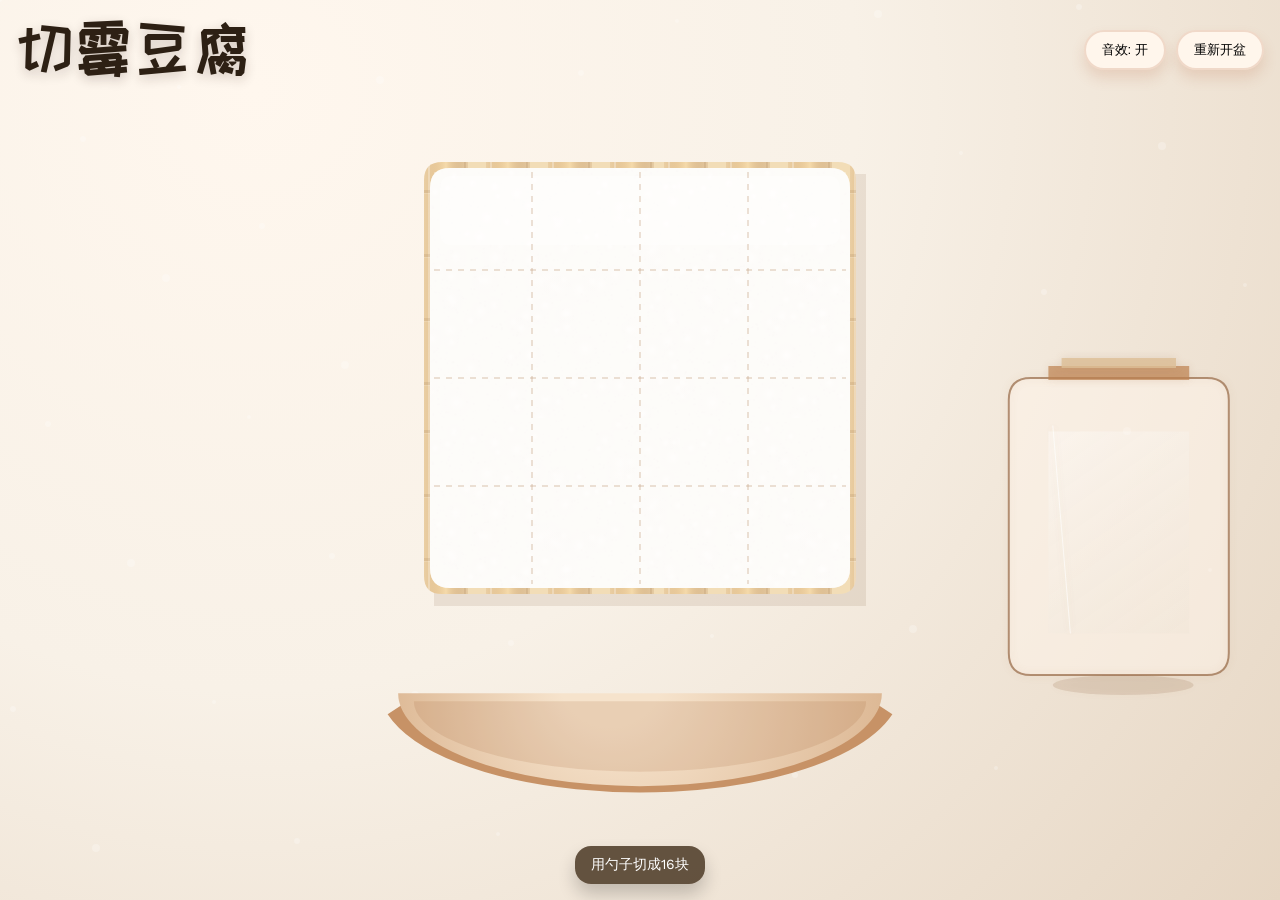
<file: docs/mold-tofu-game/index.html>
<!doctype html>
<html lang="zh-CN">
<head>
  <meta charset="utf-8" />
  <meta name="viewport" content="width=device-width, initial-scale=1" />
  <title>切霉豆腐</title>
  <link rel="preconnect" href="https://fonts.googleapis.com">
  <link rel="preconnect" href="https://fonts.gstatic.com" crossorigin>
  <link href="https://fonts.googleapis.com/css2?family=ZCOOL+KuaiLe&family=Work+Sans:wght@300;500;700&display=swap" rel="stylesheet">
  <link rel="stylesheet" href="style.css" />
</head>
<body>
  <div class="hud">
    <div class="title">
      <div class="logo">切霉豆腐</div>
      <div class="subtitle"></div>
    </div>
    <div class="controls">
      <button id="toggle-sfx" class="pill">音效: 开</button>
      <button id="restart" class="pill">重新开盆</button>
    </div>
  </div>

  <div class="panel" id="season-panel" aria-hidden="true">
    <div class="panel-title">加调料（选 2~3 种）</div>
    <div class="season-list" id="season-list"></div>
    <div class="panel-actions">
      <button id="shake" class="primary" disabled>摇一摇</button>
    </div>
  </div>

  <div class="panel" id="jar-panel" aria-hidden="true">
    <div class="panel-title">把调好的霉豆腐倒进玻璃罐</div>
    <div class="panel-actions">
      <button id="pour" class="primary">开始倒入</button>
    </div>
  </div>

  <canvas id="game"></canvas>

  <div class="tip" id="tip">拖动切刀切块</div>

  <div class="modal" id="done-modal" aria-hidden="true">
    <div class="modal-card">
      <div class="modal-title">完成啦</div>
      <div class="modal-desc">霉豆腐已经装罐</div>
      <button id="done-restart" class="primary">再来一盆</button>
    </div>
  </div>

  <script src="main.js"></script>
</body>
</html>
</file>
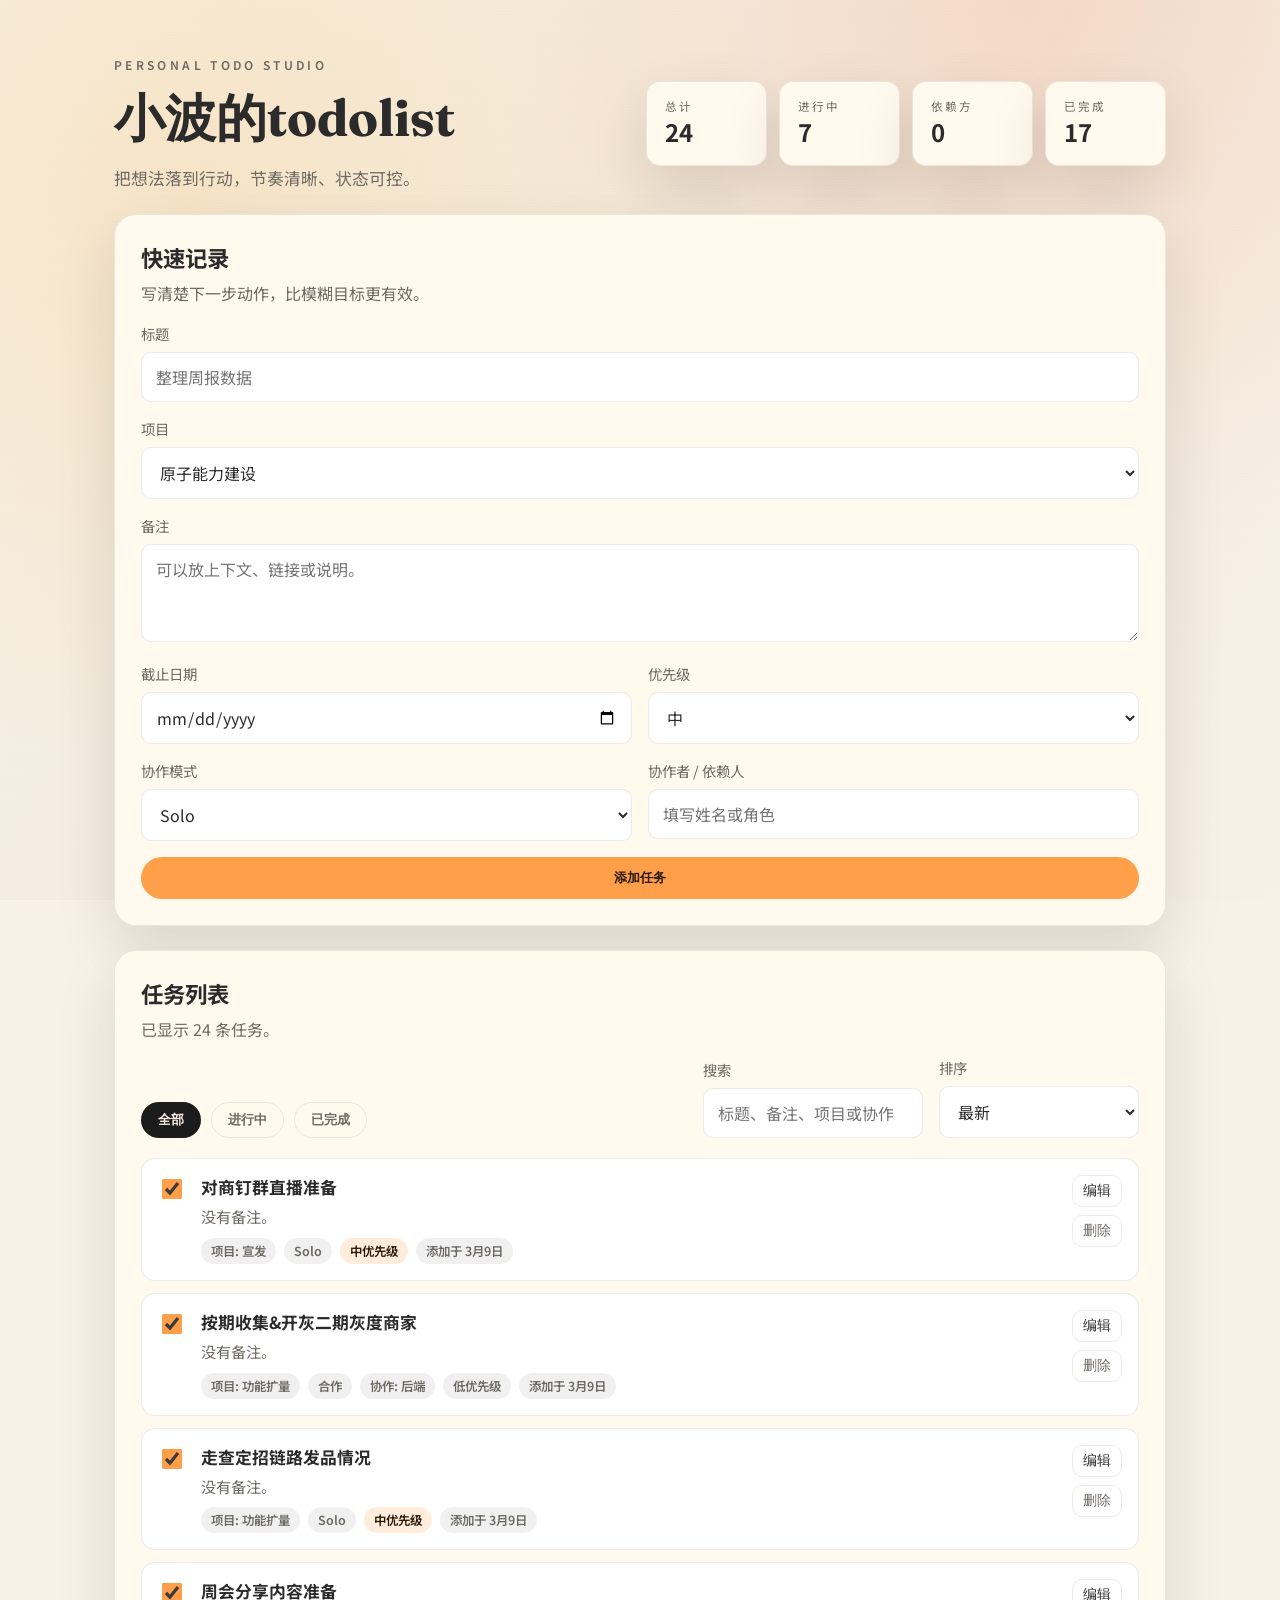
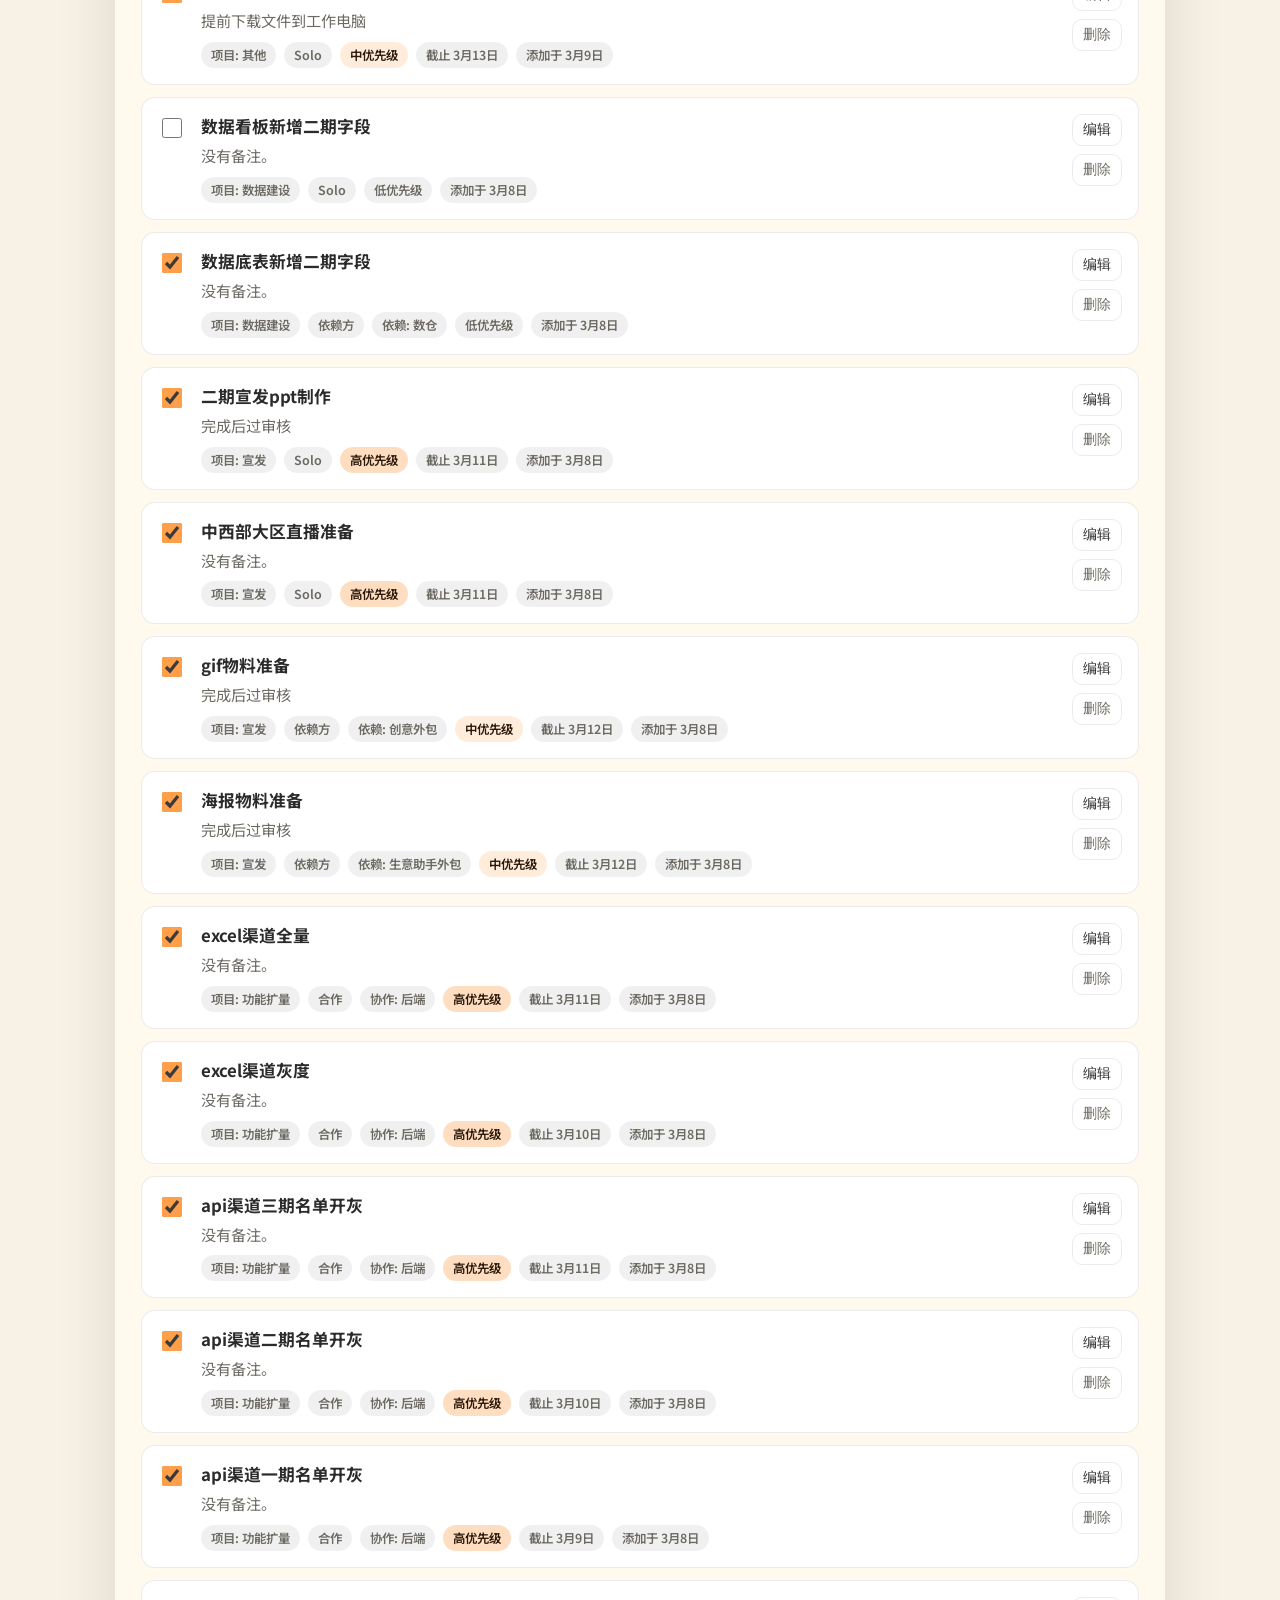
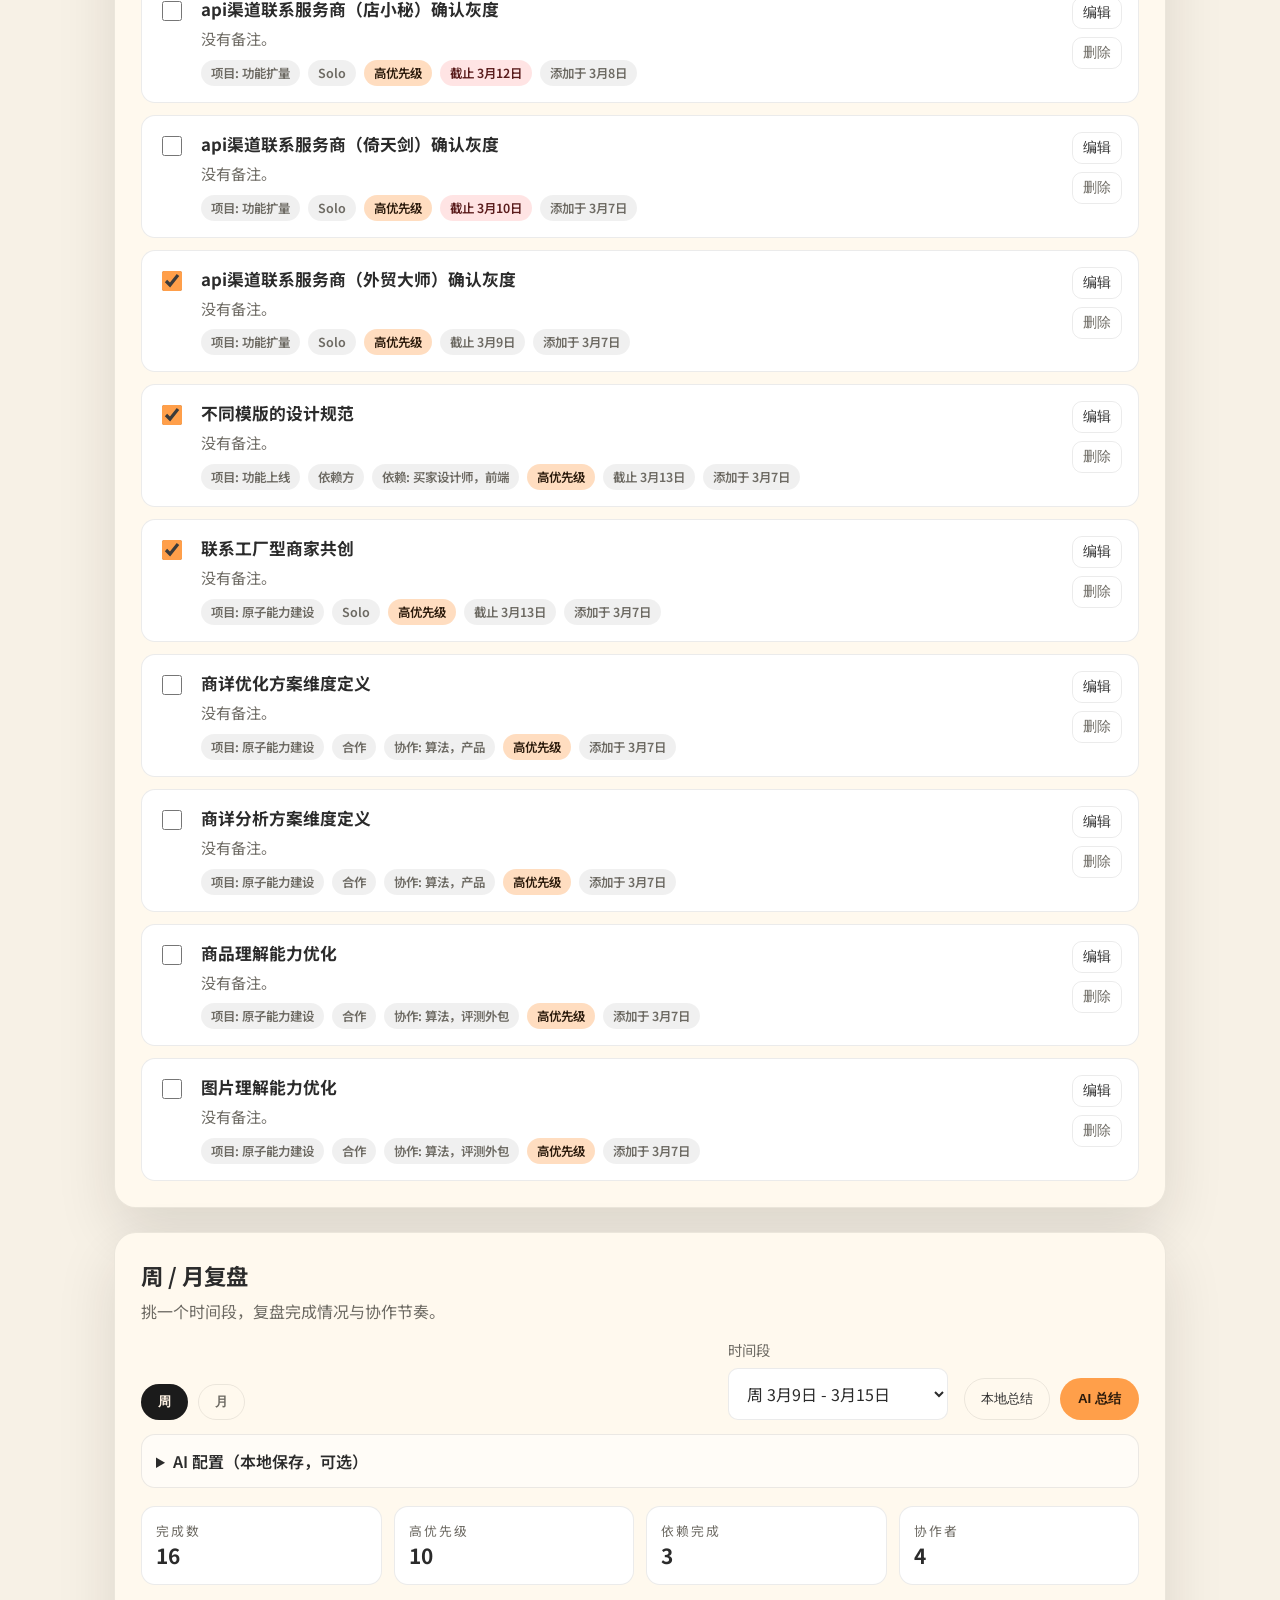
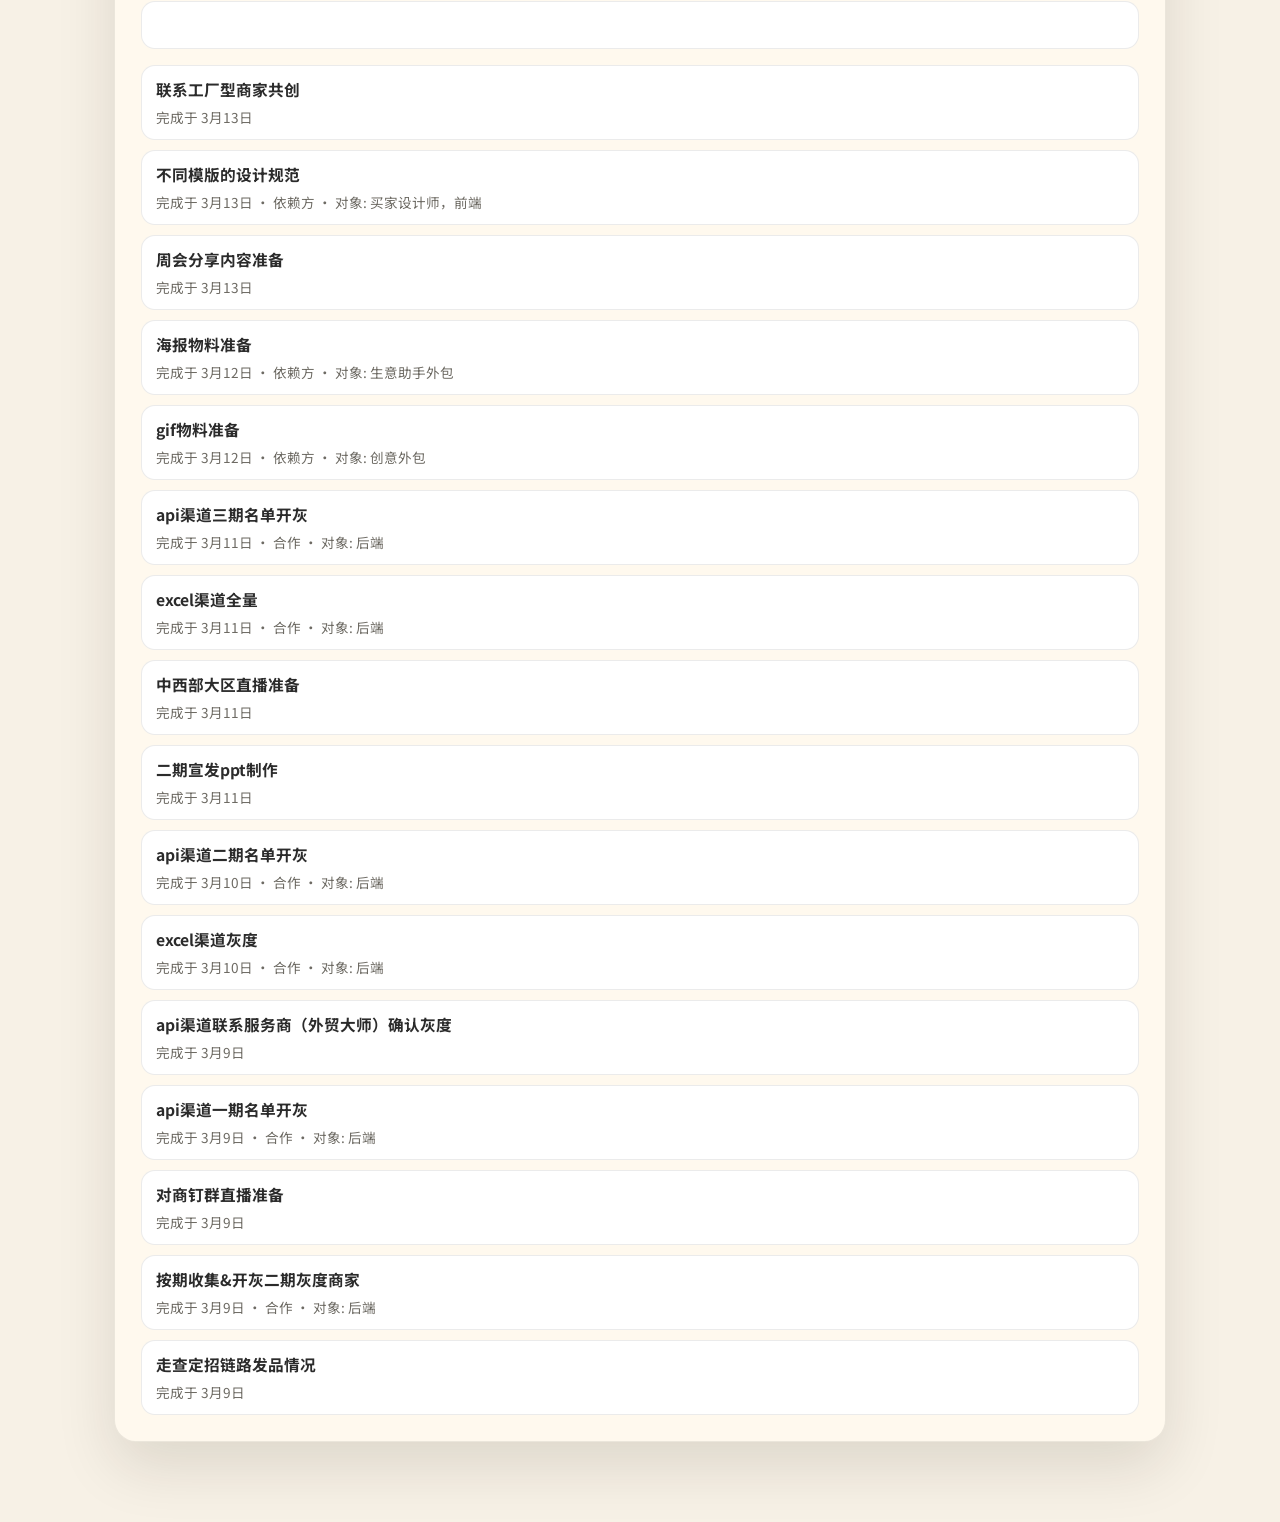
<file: docs/todolist/index.html>
<!doctype html>
<html lang="zh-CN">
  <head>
    <meta charset="utf-8" />
    <meta name="viewport" content="width=device-width, initial-scale=1" />
    <title>小波的todolist</title>
    <link rel="preconnect" href="https://fonts.googleapis.com" />
    <link rel="preconnect" href="https://fonts.gstatic.com" crossorigin />
    <link
      href="https://fonts.googleapis.com/css2?family=Fraunces:wght@500;700&family=Noto+Sans+SC:wght@400;500;600;700&display=swap"
      rel="stylesheet"
    />
    <link rel="stylesheet" href="styles.css" />
  </head>
  <body>
    <div class="bg-gradient"></div>
    <div class="bg-noise"></div>

    <main class="app">
      <header class="hero">
        <div>
          <p class="eyebrow">PERSONAL TODO STUDIO</p>
          <h1>小波的todolist</h1>
          <p class="subtitle">把想法落到行动，节奏清晰、状态可控。</p>
        </div>
        <div class="stats">
          <div class="stat">
            <span class="stat-label">总计</span>
            <span id="stat-total" class="stat-value">0</span>
          </div>
          <div class="stat">
            <span class="stat-label">进行中</span>
            <span id="stat-active" class="stat-value">0</span>
          </div>
          <div class="stat">
            <span class="stat-label">依赖方</span>
            <span id="stat-waiting" class="stat-value">0</span>
          </div>
          <div class="stat">
            <span class="stat-label">已完成</span>
            <span id="stat-done" class="stat-value">0</span>
          </div>
        </div>
      </header>

      <section class="panel create">
        <div class="panel-header">
          <h2>快速记录</h2>
          <p>写清楚下一步动作，比模糊目标更有效。</p>
        </div>
        <form id="todo-form" class="todo-form">
          <div class="field">
            <label for="title">标题</label>
            <input id="title" name="title" type="text" placeholder="整理周报数据" required />
          </div>
          <div class="field">
            <label for="project">项目</label>
            <select id="project" name="project"></select>
          </div>
          <div class="field">
            <label for="notes">备注</label>
            <textarea id="notes" name="notes" rows="3" placeholder="可以放上下文、链接或说明。"></textarea>
          </div>
          <div class="field-row">
            <div class="field">
              <label for="due">截止日期</label>
              <input id="due" name="due" type="date" />
            </div>
            <div class="field">
              <label for="priority">优先级</label>
              <select id="priority" name="priority">
                <option value="low">低</option>
                <option value="medium" selected>中</option>
                <option value="high">高</option>
              </select>
            </div>
          </div>
          <div class="field-row">
            <div class="field">
              <label for="mode">协作模式</label>
              <select id="mode" name="mode">
                <option value="solo" selected>Solo</option>
                <option value="collab">合作</option>
                <option value="waiting">依赖方</option>
              </select>
            </div>
            <div class="field">
              <label for="partner">协作者 / 依赖人</label>
              <input id="partner" name="partner" type="text" placeholder="填写姓名或角色" />
            </div>
          </div>
          <button type="submit" class="primary">添加任务</button>
        </form>
      </section>

      <section class="panel list">
        <div class="panel-header">
          <h2>任务列表</h2>
          <p id="list-hint">还没有任务，先记录一个吧。</p>
        </div>
        <div class="control-row">
          <div class="filter-group" role="tablist">
            <button type="button" class="chip active" data-filter="all">全部</button>
            <button type="button" class="chip" data-filter="active">进行中</button>
            <button type="button" class="chip" data-filter="completed">已完成</button>
          </div>
          <div class="field search">
            <label for="search">搜索</label>
            <input id="search" type="search" placeholder="标题、备注、项目或协作人" />
          </div>
          <div class="field">
            <label for="sort">排序</label>
            <select id="sort">
              <option value="created-desc" selected>最新</option>
              <option value="created-asc">最早</option>
              <option value="due-asc">截止日期</option>
              <option value="priority-desc">优先级</option>
            </select>
          </div>
        </div>
        <div id="todo-list" class="todo-list" aria-live="polite"></div>
      </section>

      <section class="panel review">
        <div class="panel-header">
          <h2>周 / 月复盘</h2>
          <p>挑一个时间段，复盘完成情况与协作节奏。</p>
        </div>
        <div class="review-controls">
          <div class="filter-group" role="tablist">
            <button type="button" class="chip period-chip active" data-period="week">周</button>
            <button type="button" class="chip period-chip" data-period="month">月</button>
          </div>
          <div class="field">
            <label for="period-select">时间段</label>
            <select id="period-select"></select>
          </div>
          <div class="review-actions">
            <button type="button" class="ghost" id="summary-btn">本地总结</button>
            <button type="button" class="primary" id="ai-summary-btn">AI 总结</button>
          </div>
        </div>
        <details class="ai-config">
          <summary>AI 配置（本地保存，可选）</summary>
          <p class="ai-config-note">
            若配置 Proxy URL，可不在浏览器保存 API Key。未配置代理时会直连 MiniMax。
          </p>
          <div class="field-row">
            <div class="field">
              <label for="minimax-api-key">MiniMax API Key</label>
              <input
                id="minimax-api-key"
                type="password"
                placeholder="sk-api-..."
                autocomplete="off"
              />
            </div>
            <div class="field">
              <label for="minimax-proxy-url">Proxy URL（可选）</label>
              <input
                id="minimax-proxy-url"
                type="url"
                placeholder="https://your-proxy.workers.dev/api/summary"
              />
            </div>
          </div>
          <div class="field-row">
            <div class="field">
              <label for="minimax-base-url">MiniMax Base URL</label>
              <input
                id="minimax-base-url"
                type="url"
                placeholder="https://api.minimax.io/v1"
              />
            </div>
            <div class="field">
              <label for="minimax-model">MiniMax 模型</label>
              <input id="minimax-model" type="text" placeholder="MiniMax-M2.5" />
            </div>
          </div>
          <div class="review-actions">
            <button type="button" class="ghost" id="save-ai-config">保存 AI 配置</button>
            <button type="button" class="ghost" id="clear-ai-config">清除 AI 配置</button>
          </div>
          <p id="ai-config-hint" class="muted ai-config-hint"></p>
        </details>
        <div id="review-stats" class="review-stats"></div>
        <div id="summary-output" class="summary-output"></div>
        <div id="history-list" class="history-list"></div>
      </section>
    </main>

    <div id="edit-modal" class="modal" aria-hidden="true">
      <div class="modal-card" role="dialog" aria-modal="true" aria-labelledby="edit-title">
        <div class="modal-header">
          <h3 id="edit-title">编辑任务</h3>
          <button type="button" class="icon-button" id="close-modal" aria-label="Close">×</button>
        </div>
        <form id="edit-form" class="todo-form">
          <div class="field">
            <label for="edit-title-input">标题</label>
            <input id="edit-title-input" name="title" type="text" required />
          </div>
          <div class="field">
            <label for="edit-project">项目</label>
            <select id="edit-project" name="project"></select>
          </div>
          <div class="field">
            <label for="edit-notes">备注</label>
            <textarea id="edit-notes" name="notes" rows="3"></textarea>
          </div>
          <div class="field-row">
            <div class="field">
              <label for="edit-due">截止日期</label>
              <input id="edit-due" name="due" type="date" />
            </div>
            <div class="field">
              <label for="edit-priority">优先级</label>
              <select id="edit-priority" name="priority">
                <option value="low">低</option>
                <option value="medium">中</option>
                <option value="high">高</option>
              </select>
            </div>
          </div>
          <div class="field-row">
            <div class="field">
              <label for="edit-mode">协作模式</label>
              <select id="edit-mode" name="mode">
                <option value="solo">Solo</option>
                <option value="collab">合作</option>
                <option value="waiting">依赖方</option>
              </select>
            </div>
            <div class="field">
              <label for="edit-partner">协作者 / 依赖人</label>
              <input id="edit-partner" name="partner" type="text" />
            </div>
          </div>
          <div class="modal-actions">
            <button type="button" class="ghost" id="cancel-edit">取消</button>
            <button type="submit" class="primary">保存</button>
          </div>
        </form>
      </div>
    </div>

    <script src="app.js"></script>
  </body>
</html>
</file>
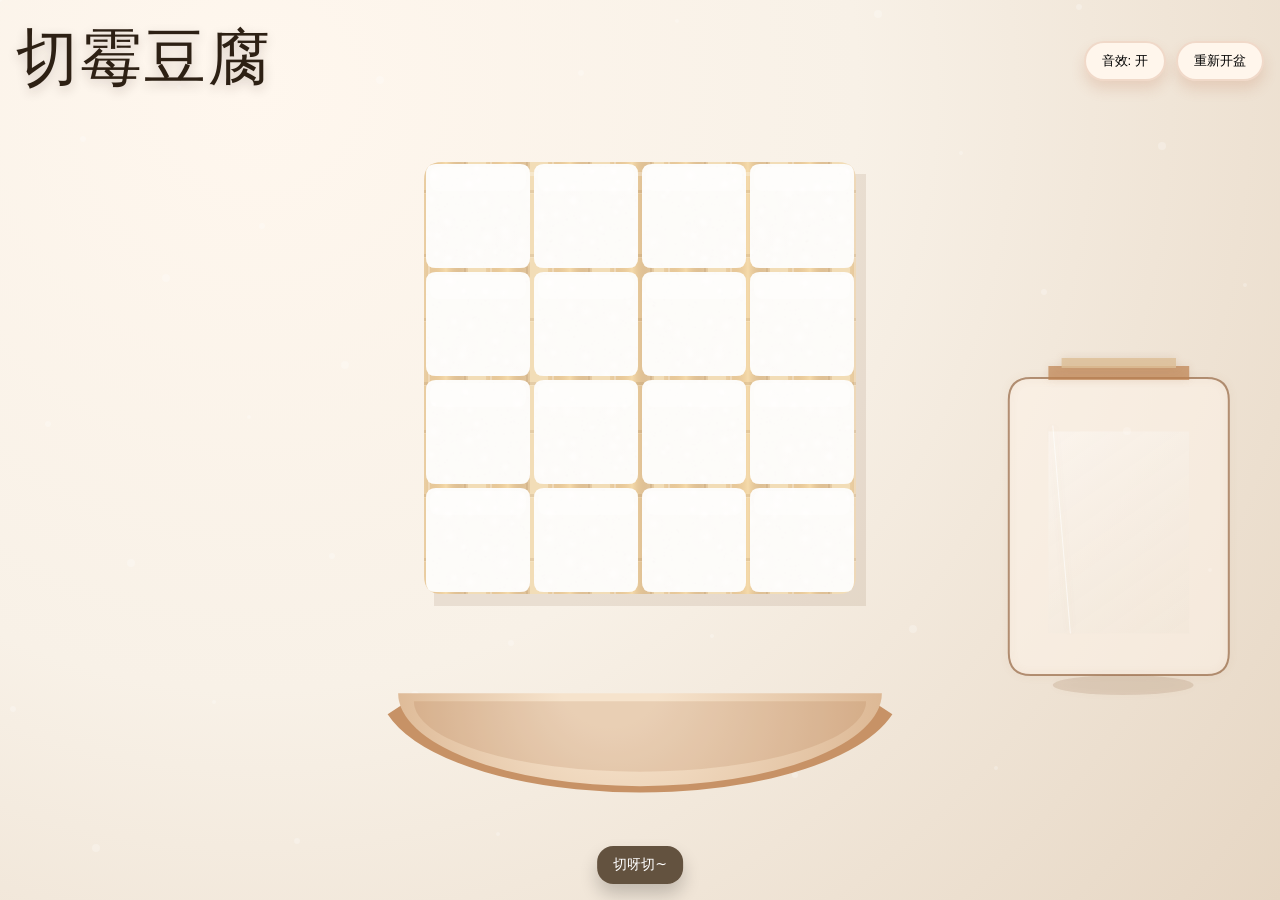
<file: docs/mold-tofu-game/standalone.html>
<!doctype html>
<html lang="zh-CN">
<head>
  <meta charset="utf-8" />
  <meta name="viewport" content="width=device-width, initial-scale=1" />
  <title>切霉豆腐</title>
  <style>
:root {
  --bg-1: #f8f1e7;
  --bg-2: #e6d6c3;
  --ink: #2d2014;
  --accent: #b5633f;
  --accent-2: #c98e6a;
  --cream: #fffcf7;
  --shadow: rgba(60, 40, 20, 0.16);
}

* {
  box-sizing: border-box;
}

html, body {
  margin: 0;
  padding: 0;
  height: 100%;
  font-family: "Work Sans", system-ui, -apple-system, sans-serif;
  color: var(--ink);
  background: radial-gradient(circle at 20% 10%, #fff7ee 0%, var(--bg-1) 46%, var(--bg-2) 100%);
  overflow: hidden;
}

.hud {
  position: fixed;
  top: 16px;
  left: 16px;
  right: 16px;
  display: flex;
  align-items: center;
  justify-content: space-between;
  gap: 16px;
  z-index: 10;
}

.title {
  display: flex;
  flex-direction: column;
  gap: 6px;
}

.logo {
  font-family: "ZCOOL KuaiLe", cursive;
  font-size: clamp(36px, 5.4vw, 62px);
  letter-spacing: 2px;
  text-shadow: 0 4px 12px rgba(43, 26, 18, 0.2);
}

.subtitle {
  font-size: 14px;
  opacity: 0.75;
}

.controls {
  display: flex;
  gap: 10px;
  flex-wrap: wrap;
  justify-content: flex-end;
}

.pill {
  border: 2px solid rgba(181, 99, 63, 0.2);
  background: #fff6ec;
  padding: 9px 16px;
  border-radius: 999px;
  cursor: pointer;
  box-shadow: 0 8px 14px rgba(181, 99, 63, 0.18);
  font-weight: 500;
}

.pill:active {
  transform: translateY(1px);
}

#game {
  display: block;
  width: 100vw;
  height: 100vh;
  touch-action: none;
}

.panel {
  position: fixed;
  left: 50%;
  top: 78px;
  transform: translateX(-50%);
  background: rgba(255, 255, 255, 0.94);
  border: 1px solid rgba(60, 40, 20, 0.12);
  border-radius: 22px;
  box-shadow: 0 16px 30px rgba(181, 99, 63, 0.18);
  padding: 16px 20px 14px;
  min-width: min(520px, 92vw);
  z-index: 9;
  display: none;
  backdrop-filter: blur(6px);
}

.panel.show {
  display: block;
}

.panel-title {
  font-weight: 700;
  margin-bottom: 12px;
}

.panel-desc {
  font-size: 13px;
  opacity: 0.7;
  margin-bottom: 12px;
}

.season-list {
  display: flex;
  justify-content: center;
  gap: 14px;
  margin-bottom: 12px;
}

.season-btn {
  border: 2px solid rgba(181, 99, 63, 0.25);
  background: #fff6ec;
  border-radius: 18px;
  width: 76px;
  height: 76px;
  padding: 0;
  display: flex;
  align-items: center;
  justify-content: center;
  cursor: pointer;
  font-weight: 500;
  box-shadow: 0 10px 18px rgba(181, 99, 63, 0.16);
}

.season-btn.active {
  border-color: var(--accent);
  box-shadow: 0 10px 20px rgba(181, 99, 63, 0.3);
  transform: translateY(-1px);
}

.season-icon-wrap {
  width: 56px;
  height: 56px;
  display: grid;
  place-items: center;
}

.season-icon {
  width: 56px;
  height: 56px;
}

.season-btn:active {
  transform: translateY(0);
}

.panel-actions {
  display: flex;
  justify-content: flex-end;
}

.primary {
  background: var(--accent);
  color: #fff;
  border: none;
  border-radius: 16px;
  padding: 10px 20px;
  font-weight: 700;
  cursor: pointer;
}

.primary:disabled {
  background: rgba(181, 99, 63, 0.4);
  cursor: not-allowed;
}

.tip {
  position: fixed;
  left: 50%;
  bottom: 16px;
  transform: translateX(-50%);
  background: rgba(60, 40, 20, 0.78);
  color: #fff;
  padding: 10px 16px;
  border-radius: 16px;
  font-size: 14px;
  z-index: 10;
  box-shadow: 0 10px 18px rgba(0, 0, 0, 0.2);
}

.modal {
  position: fixed;
  inset: 0;
  display: none;
  align-items: center;
  justify-content: center;
  background: rgba(60, 40, 20, 0.28);
  z-index: 12;
}

.modal.show {
  display: flex;
}

.modal-card {
  background: rgba(255, 255, 255, 0.97);
  border: 1px solid rgba(60, 40, 20, 0.16);
  border-radius: 22px;
  padding: 26px 30px;
  min-width: min(420px, 86vw);
  text-align: center;
  box-shadow: 0 22px 40px rgba(60, 40, 20, 0.22);
}

.modal-title {
  font-size: clamp(28px, 4vw, 40px);
  font-weight: 700;
  margin-bottom: 8px;
}

.modal-desc {
  opacity: 0.75;
  margin-bottom: 18px;
}

@media (max-width: 720px) {
  .hud {
    flex-direction: column;
    align-items: flex-start;
  }

  .panel {
    top: 120px;
  }
}

  </style>
</head>
<body>
<div class="hud">
    <div class="title">
      <div class="logo">切霉豆腐</div>
      <div class="subtitle"></div>
    </div>
    <div class="controls">
      <button id="toggle-sfx" class="pill">音效: 开</button>
      <button id="restart" class="pill">重新开盆</button>
    </div>
  </div>

  <div class="panel" id="season-panel" aria-hidden="true">
    <div class="panel-title">加调料（选 2~3 种）</div>
    <div class="season-list" id="season-list"></div>
    <div class="panel-actions">
      <button id="shake" class="primary" disabled>摇一摇</button>
    </div>
  </div>

  <div class="panel" id="jar-panel" aria-hidden="true">
    <div class="panel-title">把调好的霉豆腐倒进玻璃罐</div>
    <div class="panel-actions">
      <button id="pour" class="primary">开始倒入</button>
    </div>
  </div>

  <canvas id="game"></canvas>

  <div class="tip" id="tip">拖动切刀切块</div>

  <div class="modal" id="done-modal" aria-hidden="true">
    <div class="modal-card">
      <div class="modal-title">完成啦</div>
      <div class="modal-desc">霉豆腐已经装罐</div>
      <button id="done-restart" class="primary">再来一盆</button>
    </div>
  </div>

  
  <script>
const canvas = document.getElementById("game");
const ctx = canvas.getContext("2d");

const tip = document.getElementById("tip");
const seasonPanel = document.getElementById("season-panel");
const seasonList = document.getElementById("season-list");
const shakeBtn = document.getElementById("shake");
const jarPanel = document.getElementById("jar-panel");
const pourBtn = document.getElementById("pour");
const doneModal = document.getElementById("done-modal");
const doneRestartBtn = document.getElementById("done-restart");
const restartBtn = document.getElementById("restart");
const toggleSfxBtn = document.getElementById("toggle-sfx");

const GRID = 4;
const TOTAL = GRID * GRID;

const SEASONS = [
  { id: "chili", name: "辣椒", color: "#ff3b3b" },
  { id: "baijiu", name: "白酒", color: "#7ad1ff" },
  { id: "salt", name: "盐", color: "#f5f7ff" },
];

let dpr = window.devicePixelRatio || 1;
let width = 0;
let height = 0;
let board = { x: 0, y: 0, size: 0, cell: 0 };
let bowl = { x: 0, y: 0, w: 0, h: 0 };
let jar = { x: 0, y: 0, w: 0, h: 0 };
let tofuGrid = [];
let blocks = [];
let slashes = [];
let seasoningParticles = [];
let pourParticles = [];
let jarSlots = [];
let jarFilled = 0;
let jarLiquid = 0;
let jarLiquidTarget = 0;
let pourQueue = [];
let activePours = [];
let pourCooldown = 0;
const POUR_BATCH = 3;
let jarMixParticles = [];
let spoon = { x: 0, y: 0, angle: 0, visible: false };
let bambooCanvas = null;
let tofuPattern = null;
let bambooPattern = null;
const JAR_SCALE = 0.78;
let selectedSeasons = new Set();
let audioCtx = null;
let sfxEnabled = true;
let state = "cut"; // cut | season | shake | jar | pour | done
let shakeStart = 0;
let pourStart = 0;
let lastTime = 0;
let slicing = false;
let lastPointer = null;
let textureCanvas = null;

function setupTexture() {
  textureCanvas = document.createElement("canvas");
  textureCanvas.width = 256;
  textureCanvas.height = 256;
  const tctx = textureCanvas.getContext("2d");
  tctx.fillStyle = "#fbfaf7";
  tctx.fillRect(0, 0, 256, 256);

  // 细绒感：大量微小柔点
  for (let i = 0; i < 2400; i += 1) {
    const x = Math.random() * 256;
    const y = Math.random() * 256;
    const r = Math.random() * 1.3;
    tctx.fillStyle = `rgba(240, 236, 230, ${0.08 + Math.random() * 0.12})`;
    tctx.shadowColor = "rgba(255, 255, 255, 0.6)";
    tctx.shadowBlur = 2;
    tctx.beginPath();
    tctx.arc(x, y, r, 0, Math.PI * 2);
    tctx.fill();
  }
  tctx.shadowBlur = 0;

  // 少量更柔和的团簇（避免气泡感）
  for (let i = 0; i < 120; i += 1) {
    const x = Math.random() * 256;
    const y = Math.random() * 256;
    const r = 6 + Math.random() * 10;
    const g = tctx.createRadialGradient(x, y, 1, x, y, r);
    g.addColorStop(0, "rgba(255, 255, 255, 0.5)");
    g.addColorStop(1, "rgba(245, 241, 236, 0.0)");
    tctx.fillStyle = g;
    tctx.beginPath();
    tctx.arc(x, y, r, 0, Math.PI * 2);
    tctx.fill();
  }

  tofuPattern = ctx.createPattern(textureCanvas, "repeat");
}

function setupBambooTexture() {
  bambooCanvas = document.createElement("canvas");
  bambooCanvas.width = 240;
  bambooCanvas.height = 240;
  const bctx = bambooCanvas.getContext("2d");
  bctx.fillStyle = "#f2ddb7";
  bctx.fillRect(0, 0, 240, 240);

  const slatW = 44;
  const gap = 18;
  const step = slatW + gap;
  for (let x = 0; x < 240; x += step) {
    const grad = bctx.createLinearGradient(x, 0, x + slatW, 0);
    grad.addColorStop(0, "rgba(205, 155, 95, 0.22)");
    grad.addColorStop(0.5, "rgba(245, 218, 170, 0.95)");
    grad.addColorStop(1, "rgba(175, 125, 75, 0.18)");
    bctx.fillStyle = grad;
    bctx.fillRect(x, 0, slatW, 240);

    bctx.fillStyle = "rgba(255, 255, 255, 0.28)";
    bctx.fillRect(x + 4, 0, 2, 240);
    bctx.fillStyle = "rgba(120, 80, 40, 0.12)";
    bctx.fillRect(x + slatW - 4, 0, 2, 240);
  }

  for (let y = 28; y < 240; y += 64) {
    bctx.fillStyle = "rgba(120, 80, 40, 0.12)";
    bctx.fillRect(0, y, 240, 3);
    bctx.fillStyle = "rgba(255, 255, 255, 0.14)";
    bctx.fillRect(0, y + 3, 240, 1);
  }

  bambooPattern = ctx.createPattern(bambooCanvas, "repeat");
}

function resize() {
  width = window.innerWidth;
  height = window.innerHeight;
  dpr = window.devicePixelRatio || 1;
  canvas.width = width * dpr;
  canvas.height = height * dpr;
  canvas.style.width = `${width}px`;
  canvas.style.height = `${height}px`;
  ctx.setTransform(dpr, 0, 0, dpr, 0, 0);

  board.size = Math.min(width * 0.58, height * 0.48);
  board.x = width / 2 - board.size / 2;
  board.y = height * 0.18;
  board.cell = board.size / GRID;

  bowl.w = Math.min(width * 0.62, 520);
  bowl.h = bowl.w * 0.42;
  bowl.x = width / 2 - bowl.w / 2;
  bowl.y = height * 0.64;

  jar.w = Math.min(220, width * 0.28);
  jar.h = jar.w * 1.35;
  const jarMargin = Math.max(16, width * 0.04);
  jar.x = width - jar.w - jarMargin;
  jar.y = height * 0.42;
  if (width < 680) {
    jar.x = width * 0.65 - jar.w / 2;
    jar.y = height * 0.36;
  }
  buildJarSlots();

  tofuGrid.forEach((cell) => {
    cell.x = board.x + cell.col * board.cell;
    cell.y = board.y + cell.row * board.cell;
    cell.size = board.cell;
  });
}

function initGrid() {
  tofuGrid = [];
  for (let row = 0; row < GRID; row += 1) {
    for (let col = 0; col < GRID; col += 1) {
      tofuGrid.push({ row, col, cut: false, x: 0, y: 0, size: 0 });
    }
  }
  resize();
}

function setTip(text) {
  tip.textContent = text;
}

function setState(next) {
  state = next;
  if (state === "cut") {
    seasonPanel.classList.remove("show");
    jarPanel.classList.remove("show");
    doneModal.classList.remove("show");
    setTip("切呀切~");
  }
  if (state === "season") {
    seasonPanel.classList.add("show");
    jarPanel.classList.remove("show");
    doneModal.classList.remove("show");
    setTip("选调料～");
  }
  if (state === "shake") {
    seasonPanel.classList.remove("show");
    jarPanel.classList.remove("show");
    doneModal.classList.remove("show");
    setTip("摇一摇!");
  }
  if (state === "jar") {
    seasonPanel.classList.remove("show");
    jarPanel.classList.add("show");
    doneModal.classList.remove("show");
    setTip("倒进罐子~");
  }
  if (state === "pour") {
    seasonPanel.classList.remove("show");
    jarPanel.classList.remove("show");
    doneModal.classList.remove("show");
    setTip("装罐中…");
  }
  if (state === "done") {
    jarPanel.classList.remove("show");
    doneModal.classList.add("show");
    setTip("完成啦!");
  }
}

function resetGame() {
  blocks = [];
  slashes = [];
  seasoningParticles = [];
  pourParticles = [];
  buildJarSlots();
  jarFilled = 0;
  jarLiquid = 0;
  jarLiquidTarget = 0;
  pourQueue = [];
  activePours = [];
  pourCooldown = 0;
  jarMixParticles = [];
  selectedSeasons.clear();
  shakeBtn.disabled = true;
  tofuGrid.forEach((cell) => (cell.cut = false));
  setState("cut");
}

function ensureAudio() {
  if (!audioCtx) {
    audioCtx = new (window.AudioContext || window.webkitAudioContext)();
  }
}

function playSliceSfx() {
  if (!sfxEnabled) return;
  ensureAudio();
  const now = audioCtx.currentTime;
  const osc = audioCtx.createOscillator();
  const gain = audioCtx.createGain();
  osc.type = "triangle";
  osc.frequency.setValueAtTime(840, now);
  osc.frequency.exponentialRampToValueAtTime(220, now + 0.08);
  gain.gain.setValueAtTime(0.15, now);
  gain.gain.exponentialRampToValueAtTime(0.001, now + 0.1);
  osc.connect(gain).connect(audioCtx.destination);
  osc.start(now);
  osc.stop(now + 0.12);
}

function playDropSfx() {
  if (!sfxEnabled) return;
  ensureAudio();
  const now = audioCtx.currentTime;
  const osc = audioCtx.createOscillator();
  const gain = audioCtx.createGain();
  osc.type = "sine";
  osc.frequency.setValueAtTime(180, now);
  osc.frequency.exponentialRampToValueAtTime(90, now + 0.2);
  gain.gain.setValueAtTime(0.12, now);
  gain.gain.exponentialRampToValueAtTime(0.001, now + 0.22);
  osc.connect(gain).connect(audioCtx.destination);
  osc.start(now);
  osc.stop(now + 0.24);
}

function playShakeSfx() {
  if (!sfxEnabled) return;
  ensureAudio();
  const now = audioCtx.currentTime;
  const buffer = audioCtx.createBuffer(1, audioCtx.sampleRate * 0.6, audioCtx.sampleRate);
  const data = buffer.getChannelData(0);
  for (let i = 0; i < data.length; i += 1) {
    data[i] = (Math.random() * 2 - 1) * 0.4;
  }
  const noise = audioCtx.createBufferSource();
  noise.buffer = buffer;
  const filter = audioCtx.createBiquadFilter();
  filter.type = "bandpass";
  filter.frequency.value = 1200;
  const gain = audioCtx.createGain();
  gain.gain.setValueAtTime(0.1, now);
  gain.gain.exponentialRampToValueAtTime(0.001, now + 0.6);
  noise.connect(filter).connect(gain).connect(audioCtx.destination);
  noise.start(now);
}

function toggleSfx() {
  sfxEnabled = !sfxEnabled;
  toggleSfxBtn.textContent = `音效: ${sfxEnabled ? "开" : "关"}`;
}

function segmentIntersectsRect(x1, y1, x2, y2, rect) {
  const { x, y, size } = rect;
  if (pointInRect(x1, y1, rect) || pointInRect(x2, y2, rect)) return true;
  return (
    segmentsIntersect(x1, y1, x2, y2, x, y, x + size, y) ||
    segmentsIntersect(x1, y1, x2, y2, x + size, y, x + size, y + size) ||
    segmentsIntersect(x1, y1, x2, y2, x + size, y + size, x, y + size) ||
    segmentsIntersect(x1, y1, x2, y2, x, y + size, x, y)
  );
}

function pointInRect(px, py, rect) {
  return px >= rect.x && px <= rect.x + rect.size && py >= rect.y && py <= rect.y + rect.size;
}

function segmentsIntersect(x1, y1, x2, y2, x3, y3, x4, y4) {
  const d1 = direction(x3, y3, x4, y4, x1, y1);
  const d2 = direction(x3, y3, x4, y4, x2, y2);
  const d3 = direction(x1, y1, x2, y2, x3, y3);
  const d4 = direction(x1, y1, x2, y2, x4, y4);
  if (((d1 > 0 && d2 < 0) || (d1 < 0 && d2 > 0)) && ((d3 > 0 && d4 < 0) || (d3 < 0 && d4 > 0))) return true;
  return false;
}

function direction(ax, ay, bx, by, cx, cy) {
  return (cx - ax) * (by - ay) - (cy - ay) * (bx - ax);
}

function lerp(a, b, t) {
  return a + (b - a) * t;
}

function easeInOut(t) {
  return t < 0.5 ? 2 * t * t : 1 - Math.pow(-2 * t + 2, 2) / 2;
}

function quadBezier(p0, p1, p2, t) {
  const u = 1 - t;
  return u * u * p0 + 2 * u * t * p1 + t * t * p2;
}

function handleSlice(p1, p2) {
  if (state !== "cut") return;
  let cutCount = 0;
  tofuGrid.forEach((cell) => {
    if (cell.cut) return;
    if (segmentIntersectsRect(p1.x, p1.y, p2.x, p2.y, cell)) {
      cell.cut = true;
      cutCount += 1;
      spawnBlock(cell);
    }
  });
  if (cutCount > 0) {
    playSliceSfx();
    slashes.push({ x1: p1.x, y1: p1.y, x2: p2.x, y2: p2.y, life: 0.25 });
  }

  const finished = tofuGrid.every((cell) => cell.cut);
  if (finished) {
    setTimeout(() => {
      if (state === "cut") setState("season");
    }, 500);
  }
}

function spawnBlock(cell) {
  const size = cell.size * 0.95;
  blocks.push({
    x: cell.x + cell.size / 2,
    y: cell.y + cell.size / 2,
    size,
    vx: (Math.random() - 0.5) * 2.4,
    vy: -2 - Math.random() * 1.5,
    rot: Math.random() * Math.PI,
    rotSpeed: (Math.random() - 0.5) * 0.06,
    inJar: false,
    target: null,
  });
  playDropSfx();
}

function createSeasonButtons() {
  seasonList.innerHTML = "";
  SEASONS.forEach((season) => {
    const btn = document.createElement("button");
    btn.className = "season-btn";
    btn.type = "button";
    btn.dataset.id = season.id;
    let icon = "";
    if (season.id === "chili") {
      icon = `
        <svg viewBox="0 0 64 64" class="season-icon" aria-hidden="true">
          <rect x="8" y="14" width="48" height="40" rx="6" fill="#d6453b" stroke="#a1332b" stroke-width="2"></rect>
          <rect x="18" y="8" width="28" height="10" rx="4" fill="#f2e6d8" stroke="#c9b39c" stroke-width="2"></rect>
          <text x="32" y="40" text-anchor="middle" font-size="14" fill="#fff" font-weight="700">辣椒</text>
        </svg>
      `;
    } else if (season.id === "baijiu") {
      icon = `
        <svg viewBox="0 0 64 64" class="season-icon" aria-hidden="true">
          <rect x="24" y="6" width="16" height="10" rx="3" fill="#c9b39c"></rect>
          <rect x="18" y="14" width="28" height="42" rx="10" fill="#f2f6f9" stroke="#b7c3cf" stroke-width="2"></rect>
          <text x="32" y="40" text-anchor="middle" font-size="14" fill="#9aa7b4" font-weight="700">茅台</text>
        </svg>
      `;
    } else if (season.id === "salt") {
      icon = `
        <svg viewBox="0 0 64 64" class="season-icon" aria-hidden="true">
          <rect x="12" y="18" width="40" height="36" rx="10" fill="#f5f1ea" stroke="#d2c9bf" stroke-width="2"></rect>
          <rect x="18" y="10" width="28" height="12" rx="6" fill="#e6dccf" stroke="#cbbfb1" stroke-width="2"></rect>
          <text x="32" y="42" text-anchor="middle" font-size="14" fill="#a79d92" font-weight="700">盐</text>
        </svg>
      `;
    }
    btn.innerHTML = `
      <span class="season-icon-wrap">${icon}</span>
    `;
    btn.addEventListener("click", () => toggleSeason(season.id));
    seasonList.appendChild(btn);
  });
}

function toggleSeason(id) {
  if (selectedSeasons.has(id)) {
    selectedSeasons.delete(id);
  } else if (selectedSeasons.size < 3) {
    selectedSeasons.add(id);
  }
  [...seasonList.children].forEach((btn) => {
    btn.classList.toggle("active", selectedSeasons.has(btn.dataset.id));
  });
  shakeBtn.disabled = selectedSeasons.size < 2;
}

function startShake() {
  if (selectedSeasons.size < 2) return;
  seasoningParticles = [];
  const bowlRect = getBowlRect();
  selectedSeasons.forEach((id) => {
    const season = SEASONS.find((s) => s.id === id);
    for (let i = 0; i < 140; i += 1) {
      seasoningParticles.push({
        x: bowlRect.x + Math.random() * bowlRect.w,
        y: bowlRect.y + Math.random() * bowlRect.h,
        vx: (Math.random() - 0.5) * 0.5,
        vy: Math.random() * 0.4,
        r: 2 + Math.random() * 2,
        color: season.color,
        alpha: 0.8 + Math.random() * 0.2,
      });
    }
  });
  shakeStart = performance.now();
  setState("shake");
  playShakeSfx();
}

function startPour() {
  if (state !== "jar") return;
  pourStart = performance.now();
  pourParticles = [];
  jarFilled = 0;
  jarLiquid = 0;
  jarLiquidTarget = 0;
  pourQueue = blocks.slice().sort((a, b) => b.y - a.y || a.x - b.x);
  pourQueue.forEach((block) => {
    block.inJar = false;
    block.pouring = false;
    block.target = null;
    block.pourT = 0;
    block.pourFrom = null;
    block.pourSpout = null;
    block.pourCtrl = null;
  });
  activePours = [];
  pourCooldown = 0;
  jarMixParticles = [];
  const inner = getJarInnerRect();
  const colors = Array.from(selectedSeasons).map((id) => {
    const season = SEASONS.find((s) => s.id === id);
    return season ? season.color : "#cda87a";
  });
  const mixCount = 180;
  for (let i = 0; i < mixCount; i += 1) {
    const color = colors[i % colors.length] || getSauceColor();
    jarMixParticles.push({
      x: inner.x + Math.random() * inner.w,
      y: inner.y + Math.random() * inner.h,
      r: 1.5 + Math.random() * 1.8,
      color,
      vy: 0.15 + Math.random() * 0.2,
    });
  }
  setState("pour");
}

function getBowlRect() {
  return {
    x: bowl.x + bowl.w * 0.14,
    y: bowl.y + bowl.h * 0.1,
    w: bowl.w * 0.72,
    h: bowl.h * 0.5,
  };
}

function getJarInnerRect() {
  return {
    x: jar.x + jar.w * 0.18,
    y: jar.y + jar.h * 0.18,
    w: jar.w * 0.64,
    h: jar.h * 0.68,
  };
}

function buildJarSlots() {
  jarSlots = [];
  const inner = getJarInnerRect();
  const cols = 4;
  const rows = 4;
  const cell = Math.min(inner.w / cols, inner.h / rows) * 0.92;
  const startX = inner.x + (inner.w - cell * cols) / 2;
  const startY = inner.y + inner.h - cell * rows + cell * 0.12;
  for (let r = rows - 1; r >= 0; r -= 1) {
    for (let c = 0; c < cols; c += 1) {
      jarSlots.push({
        x: startX + c * cell + cell / 2,
        y: startY + r * cell + cell / 2,
      });
    }
  }
}

function getSauceColor() {
  if (selectedSeasons.has("chili")) return "#c84a2b";
  if (selectedSeasons.has("baijiu") && selectedSeasons.has("salt")) return "#d7d0c6";
  if (selectedSeasons.has("baijiu")) return "#d5e8f6";
  return "#cda87a";
}

function getPourSpout() {
  const local = { x: bowl.x + bowl.w * 0.85, y: bowl.y + bowl.h * 0.15 };
  if (state !== "pour") return local;
  const pose = getBowlPose();
  return transformPoint(local.x, local.y, bowl.x + bowl.w / 2, bowl.y + bowl.h / 2, pose.rot, 0, pose.lift);
}

function getJarMouth() {
  const x = jar.x + jar.w * 0.5;
  const y = jar.y + jar.h * 0.08;
  return { x, y };
}

function emitSpiceBurst(from, to) {
  const angle = Math.atan2(to.y - from.y, to.x - from.x);
  const speedBase = 4.6;
  for (let i = 0; i < 18; i += 1) {
    const speed = speedBase + Math.random() * 1.4;
    const spread = (Math.random() - 0.5) * 50;
    const targetX = to.x + spread;
    const targetY = to.y + 8 + Math.random() * 16;
    pourParticles.push({
      x: from.x + (Math.random() - 0.5) * 6,
      y: from.y + (Math.random() - 0.5) * 6,
      vx: Math.cos(angle) * speed + (Math.random() - 0.5) * 0.8,
      vy: Math.sin(angle) * speed + (Math.random() - 0.5) * 0.8,
      r: 1.4 + Math.random() * 2,
      life: 1,
      color: getSauceColor(),
      phase: "toMouth",
      tx: targetX,
      ty: targetY,
    });
  }
}

function getBowlPose() {
  if (state !== "pour") return { lift: 0, rot: 0 };
  const t = Math.min(1, (performance.now() - pourStart) / 450);
  const eased = easeInOut(t);
  return {
    lift: -230 * eased,
    rot: 0.42 * eased,
  };
}

function transformPoint(px, py, cx, cy, rot, dx, dy) {
  const x = px - cx;
  const y = py - cy;
  const cos = Math.cos(rot);
  const sin = Math.sin(rot);
  return {
    x: cx + x * cos - y * sin + dx,
    y: cy + x * sin + y * cos + dy,
  };
}

function update(dt) {
  const gravity = 0.24;
  const bowlRect = getBowlRect();
  const jarCenter = { x: jar.x + jar.w / 2, y: jar.y + jar.h * 0.55 };
  const jarInner = getJarInnerRect();
  if (state === "pour") {
    pourCooldown = Math.max(0, pourCooldown - dt);
    while (activePours.length < POUR_BATCH && pourQueue.length > 0 && pourCooldown <= 0) {
      const block = pourQueue.shift();
      const spout = getPourSpout();
      const mouth = getJarMouth();
      const target = jarSlots[jarFilled] || jarCenter;
      const pose = getBowlPose();
      const posedStart = transformPoint(
        block.x,
        block.y,
        bowl.x + bowl.w / 2,
        bowl.y + bowl.h / 2,
        pose.rot,
        0,
        pose.lift
      );
      block.x = posedStart.x;
      block.y = posedStart.y;
      block.pouring = true;
      block.pourT = 0;
      block.rot = 0;
      block.rotSpeed = 0;
      block.jarScale = JAR_SCALE;
      block.pourFrom = { x: block.x, y: block.y };
      block.pourSpout = { x: spout.x, y: spout.y };
      block.pourMouth = { x: mouth.x, y: mouth.y };
      block.pourCtrl = {
        x: (spout.x + mouth.x) / 2 + 10,
        y: spout.y - 50,
      };
      block.target = target;
      block.spiceEmitted = false;
      activePours.push(block);
    }

    blocks.forEach((block) => {
      if (block.inJar && block.target) {
        block.x += (block.target.x - block.x) * 0.22;
        block.y += (block.target.y - block.y) * 0.22;
        block.rot += block.rotSpeed * 0.2;
        return;
      }
      if (block.pouring && block.target && block.pourSpout && block.pourCtrl && block.pourMouth) {
        block.pourT += dt * 2.25;
        const t = Math.min(1, block.pourT);
        if (t < 0.28) {
          const tt = easeInOut(t / 0.28);
          block.x = lerp(block.pourFrom.x, block.pourSpout.x, tt);
          block.y = lerp(block.pourFrom.y, block.pourSpout.y, tt);
        } else if (t < 0.62) {
          const tt = easeInOut((t - 0.28) / 0.34);
          block.x = quadBezier(block.pourSpout.x, block.pourCtrl.x, block.pourMouth.x, tt);
          block.y = quadBezier(block.pourSpout.y, block.pourCtrl.y, block.pourMouth.y, tt);
        } else {
          const tt = easeInOut((t - 0.62) / 0.38);
          block.x = lerp(block.pourMouth.x, block.target.x, tt);
          block.y = lerp(block.pourMouth.y, block.target.y, tt);
        }
        block.rot += block.rotSpeed * 2;
        if (!block.spiceEmitted && t > 0.3) {
          emitSpiceBurst(block.pourSpout, block.pourMouth);
          block.spiceEmitted = true;
        }
        if (t >= 1) {
          block.pouring = false;
          block.inJar = true;
          block.rot = 0;
          block.rotSpeed = 0;
          jarFilled += 1;
          jarLiquidTarget = Math.min(1, 0.2 + (jarFilled / TOTAL) * 0.75);
          const idx = activePours.indexOf(block);
          if (idx >= 0) activePours.splice(idx, 1);
          pourCooldown = 0.01;
        }
        return;
      }

      // 留在盆中的块，轻微抖动并被约束
      block.vy += gravity * 0.35;
      block.x += block.vx;
      block.y += block.vy;
      block.rot += block.rotSpeed * 0.3;
      block.vx *= 0.6;
      block.vy *= 0.6;

      if (block.x - block.size / 2 < bowlRect.x) {
        block.x = bowlRect.x + block.size / 2;
        block.vx *= -0.25;
      }
      if (block.x + block.size / 2 > bowlRect.x + bowlRect.w) {
        block.x = bowlRect.x + bowlRect.w - block.size / 2;
        block.vx *= -0.25;
      }
      if (block.y + block.size / 2 > bowlRect.y + bowlRect.h) {
        block.y = bowlRect.y + bowlRect.h - block.size / 2;
        block.vy *= -0.2;
      }
      if (block.y - block.size / 2 < bowlRect.y) {
        block.y = bowlRect.y + block.size / 2;
        block.vy *= -0.2;
      }
    });

    jarLiquid = lerp(jarLiquid, jarLiquidTarget, 0.08);
  } else {
    blocks.forEach((block) => {
      if (block.inJar && block.target) {
        block.x += (block.target.x - block.x) * 0.2;
        block.y += (block.target.y - block.y) * 0.2;
        block.rot += block.rotSpeed * 0.2;
        return;
      }
      block.vy += gravity;
      block.x += block.vx;
      block.y += block.vy;
      block.rot += block.rotSpeed;

      const floor = height - 30;
      if (block.y + block.size / 2 > floor) {
        block.y = floor - block.size / 2;
        block.vy *= -0.3;
        block.vx *= 0.7;
      }

      if (
        block.y + block.size / 2 > bowlRect.y &&
        block.y - block.size / 2 < bowlRect.y + bowlRect.h
      ) {
        if (block.x - block.size / 2 < bowlRect.x) {
          block.x = bowlRect.x + block.size / 2;
          block.vx *= -0.35;
        }
        if (block.x + block.size / 2 > bowlRect.x + bowlRect.w) {
          block.x = bowlRect.x + bowlRect.w - block.size / 2;
          block.vx *= -0.35;
        }
        if (block.y + block.size / 2 > bowlRect.y + bowlRect.h) {
          block.y = bowlRect.y + bowlRect.h - block.size / 2;
          block.vy *= -0.35;
          block.vx *= 0.8;
        }
      }
    });
  }

  if (jarMixParticles.length > 0 && (state === "pour" || state === "done")) {
    const inner = getJarInnerRect();
    jarMixParticles.forEach((p) => {
      p.y += p.vy;
      if (p.y > inner.y + inner.h) {
        p.y = inner.y + Math.random() * inner.h * 0.4;
      }
    });
  }

  slashes = slashes.filter((s) => (s.life -= dt) > 0);

  if (state === "shake") {
    seasoningParticles.forEach((p) => {
      p.x += p.vx + (Math.random() - 0.5) * 0.8;
      p.y += p.vy + (Math.random() - 0.5) * 0.6;
    });
    const elapsed = performance.now() - shakeStart;
    if (elapsed > 2400) {
      setState("jar");
    }
  }

  if (state === "pour") {
    const mouth = getJarMouth();
    pourParticles.forEach((p) => {
      if (p.phase === "toMouth") {
        p.vx += (mouth.x - p.x) * 0.004;
        p.vy += (mouth.y - p.y) * 0.004;
        p.x += p.vx;
        p.y += p.vy;
        p.life -= 0.02;
        if (Math.hypot(p.x - mouth.x, p.y - mouth.y) < 10) {
          p.phase = "inside";
          p.x = mouth.x + (Math.random() - 0.5) * 18;
          p.y = mouth.y + 6;
          p.vx = (Math.random() - 0.5) * 0.6;
          p.vy = 1 + Math.random() * 0.6;
        }
      } else if (p.phase === "inside") {
        p.x += p.vx;
        p.y += p.vy;
        p.vy += 0.08;
        p.life -= 0.03;
        if (p.y > mouth.y + 28) {
          jarLiquidTarget = Math.min(1, jarLiquidTarget + 0.002);
        }
      }
    });
    pourParticles = pourParticles.filter((p) => p.life > 0 && p.y < height + 40);
    seasoningParticles.forEach((p) => {
      p.x += (jarCenter.x - p.x) * 0.03 + (Math.random() - 0.5) * 0.2;
      p.y += (jarCenter.y - p.y) * 0.03 + (Math.random() - 0.5) * 0.2;
      p.alpha *= 0.985;
    });
    const elapsed = performance.now() - pourStart;
    if (jarFilled >= TOTAL && activePours.length === 0 && pourQueue.length === 0 && elapsed > 900) {
      setState("done");
    }
  }
}

function drawBoard() {
  ctx.save();
  ctx.translate(board.x, board.y);
  ctx.fillStyle = "rgba(140, 110, 80, 0.14)";
  ctx.fillRect(10, 12, board.size, board.size);
  if (bambooPattern) {
    ctx.fillStyle = bambooPattern;
  } else if (bambooCanvas) {
    const pattern = ctx.createPattern(bambooCanvas, "repeat");
    ctx.fillStyle = pattern;
  } else {
    ctx.fillStyle = "#e1c190";
  }
  ctx.beginPath();
  roundedRectPath(0, 0, board.size, board.size, 18);
  ctx.fill();
  ctx.fillStyle = "rgba(255, 255, 255, 0.28)";
  ctx.fillRect(10, 10, board.size - 20, 4);
  ctx.strokeStyle = "rgba(200, 200, 200, 0.5)";
  ctx.lineWidth = 1;

  tofuGrid.forEach((cell) => {
    if (cell.cut) return;
    const x = cell.x - board.x;
    const y = cell.y - board.y;
    const s = cell.size;
    ctx.fillStyle = "#fffdfb";
    ctx.beginPath();
    roundedRectPath(x + 2, y + 2, s - 4, s - 4, 10);
    ctx.fill();
    ctx.save();
    ctx.globalAlpha = 0.45;
    if (tofuPattern) {
      ctx.fillStyle = tofuPattern;
      ctx.beginPath();
      roundedRectPath(x + 2, y + 2, s - 4, s - 4, 10);
      ctx.fill();
    } else if (textureCanvas) {
      ctx.drawImage(textureCanvas, x + 2, y + 2, s - 4, s - 4);
    }
    ctx.restore();
    ctx.fillStyle = "rgba(255, 255, 255, 0.35)";
    ctx.beginPath();
    roundedRectPath(x + 6, y + 5, s - 12, s * 0.22, 8);
    ctx.fill();
  });
  ctx.restore();
}

function drawJar(layer = "full", glow = false) {
  ctx.save();
  const inner = getJarInnerRect();

  if (layer !== "front") {
    ctx.fillStyle = "rgba(255, 245, 235, 0.5)";
    ctx.beginPath();
    roundedRectPath(jar.x, jar.y, jar.w, jar.h, 24);
    ctx.fill();

    const glassGrad = ctx.createLinearGradient(inner.x, inner.y, inner.x + inner.w, inner.y + inner.h);
    glassGrad.addColorStop(0, "rgba(255, 255, 255, 0.35)");
    glassGrad.addColorStop(1, "rgba(235, 225, 210, 0.25)");
    ctx.fillStyle = glassGrad;
    ctx.fillRect(inner.x, inner.y, inner.w, inner.h);

    if (jarLiquid > 0) {
      ctx.fillStyle = getSauceColor();
      ctx.globalAlpha = 0.5;
      const liquidH = inner.h * jarLiquid;
      ctx.fillRect(inner.x, inner.y + inner.h - liquidH, inner.w, liquidH);
      ctx.globalAlpha = 1;
    }

    if (jarMixParticles.length > 0) {
      ctx.save();
      ctx.beginPath();
      ctx.rect(inner.x, inner.y, inner.w, inner.h);
      ctx.clip();
      jarMixParticles.forEach((p) => {
        ctx.fillStyle = p.color;
        ctx.globalAlpha = 0.7;
        ctx.beginPath();
        ctx.arc(p.x, p.y, p.r, 0, Math.PI * 2);
        ctx.fill();
      });
      ctx.restore();
      ctx.globalAlpha = 1;
    }
  }

  if (layer !== "back") {
    ctx.strokeStyle = glow ? "rgba(175, 120, 78, 0.9)" : "rgba(150, 105, 70, 0.7)";
    ctx.lineWidth = 2;
    ctx.shadowColor = "rgba(160, 110, 70, 0.2)";
    ctx.shadowBlur = glow ? 14 : 8;
    ctx.beginPath();
    roundedRectPath(jar.x, jar.y, jar.w, jar.h, 22);
    ctx.stroke();

    // 罐口与瓶盖
    ctx.fillStyle = "rgba(190, 130, 80, 0.7)";
    ctx.fillRect(jar.x + jar.w * 0.18, jar.y - 12, jar.w * 0.64, 14);
    ctx.fillStyle = "rgba(220, 190, 150, 0.8)";
    ctx.fillRect(jar.x + jar.w * 0.24, jar.y - 20, jar.w * 0.52, 10);

    // 玻璃高光
    ctx.strokeStyle = "rgba(255, 255, 255, 0.6)";
    ctx.lineWidth = 1;
    ctx.beginPath();
    ctx.moveTo(jar.x + jar.w * 0.2, jar.y + jar.h * 0.16);
    ctx.lineTo(jar.x + jar.w * 0.28, jar.y + jar.h * 0.86);
    ctx.stroke();

    // 罐底阴影
    ctx.fillStyle = "rgba(140, 95, 60, 0.16)";
    ctx.beginPath();
    ctx.ellipse(jar.x + jar.w * 0.52, jar.y + jar.h + 10, jar.w * 0.32, 10, 0, 0, Math.PI * 2);
    ctx.fill();
  }
  ctx.restore();
}

function roundedRectPath(x, y, w, h, r) {
  const radius = Math.min(r, w / 2, h / 2);
  ctx.moveTo(x + radius, y);
  ctx.lineTo(x + w - radius, y);
  ctx.quadraticCurveTo(x + w, y, x + w, y + radius);
  ctx.lineTo(x + w, y + h - radius);
  ctx.quadraticCurveTo(x + w, y + h, x + w - radius, y + h);
  ctx.lineTo(x + radius, y + h);
  ctx.quadraticCurveTo(x, y + h, x, y + h - radius);
  ctx.lineTo(x, y + radius);
  ctx.quadraticCurveTo(x, y, x + radius, y);
}

function drawBowl(offsetX = 0) {
  ctx.save();
  if (state === "pour") {
    const pose = getBowlPose();
    ctx.translate(offsetX, pose.lift);
    ctx.translate(bowl.x + bowl.w / 2, bowl.y + bowl.h / 2);
    ctx.rotate(pose.rot);
    ctx.translate(-(bowl.x + bowl.w / 2), -(bowl.y + bowl.h / 2));
  } else {
    ctx.translate(offsetX, 0);
  }
  const cx = bowl.x + bowl.w / 2;
  const cy = bowl.y + bowl.h / 2;
  ctx.lineWidth = 16;
  ctx.strokeStyle = "#c79266";
  ctx.beginPath();
  ctx.ellipse(cx, cy, bowl.w / 2.05, bowl.h / 2.2, 0, Math.PI * 0.08, Math.PI * 0.92);
  ctx.stroke();

  const innerGrad = ctx.createRadialGradient(cx - 30, cy - 10, bowl.w * 0.1, cx, cy + 30, bowl.w * 0.55);
  innerGrad.addColorStop(0, "#f6e3cc");
  innerGrad.addColorStop(1, "#d8b08a");
  ctx.fillStyle = innerGrad;
  ctx.beginPath();
  ctx.ellipse(cx, cy + 8, bowl.w / 2.15, bowl.h / 2.35, 0, Math.PI, 0, true);
  ctx.fill();

  ctx.fillStyle = "rgba(160, 100, 60, 0.16)";
  ctx.beginPath();
  ctx.ellipse(cx, cy + 16, bowl.w / 2.3, bowl.h / 3.1, 0, Math.PI, 0, true);
  ctx.fill();
  ctx.restore();
}

function drawBlock(block) {
  ctx.save();
  ctx.translate(block.x, block.y);
  ctx.rotate(block.rot);
  ctx.globalAlpha = block.inJar ? 0.9 : 1;
  const size = block.size * (block.jarScale || 1);
  const grad = ctx.createLinearGradient(-size / 2, -size / 2, size / 2, size / 2);
  grad.addColorStop(0, "#ffffff");
  grad.addColorStop(0.5, "#f5f1ea");
  grad.addColorStop(1, "#e6ddd3");
  ctx.fillStyle = grad;
  ctx.strokeStyle = "rgba(200, 200, 200, 0.5)";
  ctx.lineWidth = 1;
  ctx.shadowColor = "rgba(120, 90, 60, 0.2)";
  ctx.shadowBlur = 6;
  ctx.shadowOffsetY = 3;
  roundedRectPath(-size / 2, -size / 2, size, size, size * 0.18);
  ctx.fill();
  ctx.shadowBlur = 0;
  ctx.stroke();
  if (tofuPattern || textureCanvas) {
    ctx.save();
    ctx.globalAlpha = 0.5;
    if (tofuPattern) {
      ctx.fillStyle = tofuPattern;
      roundedRectPath(-size / 2, -size / 2, size, size, size * 0.18);
      ctx.fill();
    } else if (textureCanvas) {
      ctx.drawImage(textureCanvas, -size / 2, -size / 2, size, size);
    }
    ctx.restore();
  }
  ctx.fillStyle = "rgba(255, 255, 255, 0.45)";
  roundedRectPath(-size / 2 + 4, -size / 2 + 4, size - 8, size * 0.2, size * 0.12);
  ctx.fill();
  ctx.fillStyle = "rgba(120, 90, 60, 0.12)";
  roundedRectPath(-size / 2 + 4, size / 2 - size * 0.18, size - 8, size * 0.16, size * 0.12);
  ctx.fill();
  ctx.globalAlpha = 1;
  ctx.restore();
}

function drawBlocks(offsetX = 0) {
  if (state === "pour") {
    const pose = getBowlPose();
    ctx.save();
    ctx.translate(offsetX, pose.lift);
    ctx.translate(bowl.x + bowl.w / 2, bowl.y + bowl.h / 2);
    ctx.rotate(pose.rot);
    ctx.translate(-(bowl.x + bowl.w / 2), -(bowl.y + bowl.h / 2));
    blocks.forEach((block) => {
      if (!block.inJar && !block.pouring) {
        drawBlock(block);
      }
    });
    ctx.restore();

    ctx.save();
    ctx.translate(offsetX, 0);
    blocks.forEach((block) => {
      if (block.inJar || block.pouring) {
        drawBlock(block);
      }
    });
    ctx.restore();
    return;
  }

  ctx.save();
  ctx.translate(offsetX, 0);
  blocks.forEach((block) => drawBlock(block));
  ctx.restore();
}

function drawPourStream() {
  if (state !== "pour") return;
  pourParticles.forEach((p) => {
    ctx.fillStyle = p.color;
    ctx.globalAlpha = Math.max(0, p.life);
    ctx.beginPath();
    ctx.arc(p.x, p.y, p.r, 0, Math.PI * 2);
    ctx.fill();
  });
  ctx.globalAlpha = 1;
}

function drawSeasoning(offsetX = 0) {
  if (seasoningParticles.length === 0) return;
  ctx.save();
  ctx.translate(offsetX, 0);
  seasoningParticles.forEach((p) => {
    ctx.fillStyle = p.color;
    ctx.globalAlpha = p.alpha;
    ctx.beginPath();
    ctx.arc(p.x, p.y, p.r, 0, Math.PI * 2);
    ctx.fill();
  });
  ctx.restore();
  ctx.globalAlpha = 1;
}

function drawSlashes() {
  slashes.forEach((s) => {
    ctx.strokeStyle = `rgba(200, 70, 48, ${s.life * 2})`;
    ctx.lineWidth = 3;
    ctx.beginPath();
    ctx.moveTo(s.x1, s.y1);
    ctx.lineTo(s.x2, s.y2);
    ctx.stroke();
  });
}

function drawSpoon() {
  if (!spoon.visible || state !== "cut") return;
  ctx.save();
  ctx.translate(spoon.x, spoon.y);
  ctx.rotate(spoon.angle);
  ctx.fillStyle = "#e9c59b";
  ctx.strokeStyle = "rgba(140, 95, 60, 0.45)";
  ctx.lineWidth = 2;
  ctx.beginPath();
  roundedRectPath(-68, -8, 70, 16, 8);
  ctx.fill();
  ctx.stroke();

  ctx.fillStyle = "#f6dcc0";
  ctx.beginPath();
  ctx.ellipse(12, 0, 20, 14, 0, 0, Math.PI * 2);
  ctx.fill();
  ctx.stroke();
  ctx.fillStyle = "rgba(255, 255, 255, 0.5)";
  ctx.beginPath();
  ctx.ellipse(6, -4, 6, 3, 0, 0, Math.PI * 2);
  ctx.fill();
  ctx.restore();
}

function draw() {
  ctx.clearRect(0, 0, width, height);

  ctx.save();
  ctx.fillStyle = "rgba(255, 255, 255, 0.25)";
  for (let i = 0; i < 40; i += 1) {
    const x = (i * 83) % width;
    const y = (i * 139) % height;
    ctx.beginPath();
    ctx.arc(x, y, 2 + (i % 3), 0, Math.PI * 2);
    ctx.fill();
  }
  ctx.restore();

  drawBoard();
  drawJar("back", state === "pour");
  drawSpoon();

  let shakeOffset = 0;
  if (state === "shake") {
    const t = (performance.now() - shakeStart) / 1000;
    shakeOffset = Math.sin(t * 18) * 10;
  }
  drawBowl(shakeOffset);
  drawBlocks(shakeOffset);
  drawPourStream();
  drawSeasoning(shakeOffset);
  drawJar("front", state === "pour");
  drawSlashes();
}

function loop(timestamp) {
  if (!lastTime) lastTime = timestamp;
  const dt = (timestamp - lastTime) / 1000;
  lastTime = timestamp;
  update(dt);
  draw();
  requestAnimationFrame(loop);
}

function pointerPosition(e) {
  const rect = canvas.getBoundingClientRect();
  return {
    x: e.clientX - rect.left,
    y: e.clientY - rect.top,
  };
}

canvas.addEventListener("pointerdown", (e) => {
  if (state !== "cut") return;
  slicing = true;
  lastPointer = pointerPosition(e);
  spoon.x = lastPointer.x;
  spoon.y = lastPointer.y;
  spoon.angle = -Math.PI / 4;
  spoon.visible = true;
  canvas.setPointerCapture(e.pointerId);
});

canvas.addEventListener("pointermove", (e) => {
  if (!slicing || !lastPointer) return;
  const now = pointerPosition(e);
  const dx = now.x - lastPointer.x;
  const dy = now.y - lastPointer.y;
  if (Math.hypot(dx, dy) > 0.5) {
    spoon.angle = Math.atan2(dy, dx);
  }
  spoon.x = now.x;
  spoon.y = now.y;
  spoon.visible = true;
  handleSlice(lastPointer, now);
  lastPointer = now;
});

canvas.addEventListener("pointerup", (e) => {
  slicing = false;
  lastPointer = null;
  spoon.visible = false;
  canvas.releasePointerCapture(e.pointerId);
});

canvas.addEventListener("pointerleave", () => {
  slicing = false;
  lastPointer = null;
  spoon.visible = false;
});

shakeBtn.addEventListener("click", startShake);
pourBtn.addEventListener("click", startPour);
restartBtn.addEventListener("click", resetGame);
toggleSfxBtn.addEventListener("click", toggleSfx);
doneRestartBtn.addEventListener("click", resetGame);

window.addEventListener("resize", resize);

setupTexture();
setupBambooTexture();
initGrid();
createSeasonButtons();
setState("cut");
requestAnimationFrame(loop);

  </script>
</body>
</html>
</file>
<file: docs/mold-tofu-game/style.css>
:root {
  --bg-1: #f8f1e7;
  --bg-2: #e6d6c3;
  --ink: #2d2014;
  --accent: #b5633f;
  --accent-2: #c98e6a;
  --cream: #fffcf7;
  --shadow: rgba(60, 40, 20, 0.16);
}

* {
  box-sizing: border-box;
}

html, body {
  margin: 0;
  padding: 0;
  height: 100%;
  font-family: "Work Sans", system-ui, -apple-system, sans-serif;
  color: var(--ink);
  background: radial-gradient(circle at 20% 10%, #fff7ee 0%, var(--bg-1) 46%, var(--bg-2) 100%);
  overflow: hidden;
}

.hud {
  position: fixed;
  top: 16px;
  left: 16px;
  right: 16px;
  display: flex;
  align-items: center;
  justify-content: space-between;
  gap: 16px;
  z-index: 10;
}

.title {
  display: flex;
  flex-direction: column;
  gap: 6px;
}

.logo {
  font-family: "ZCOOL KuaiLe", cursive;
  font-size: clamp(36px, 5.4vw, 62px);
  letter-spacing: 2px;
  text-shadow: 0 4px 12px rgba(43, 26, 18, 0.2);
}

.subtitle {
  font-size: 14px;
  opacity: 0.75;
}

.controls {
  display: flex;
  gap: 10px;
  flex-wrap: wrap;
  justify-content: flex-end;
}

.pill {
  border: 2px solid rgba(181, 99, 63, 0.2);
  background: #fff6ec;
  padding: 9px 16px;
  border-radius: 999px;
  cursor: pointer;
  box-shadow: 0 8px 14px rgba(181, 99, 63, 0.18);
  font-weight: 500;
}

.pill:active {
  transform: translateY(1px);
}

#game {
  display: block;
  width: 100vw;
  height: 100vh;
  touch-action: none;
}

.panel {
  position: fixed;
  left: 50%;
  top: 78px;
  transform: translateX(-50%);
  background: rgba(255, 255, 255, 0.94);
  border: 1px solid rgba(60, 40, 20, 0.12);
  border-radius: 22px;
  box-shadow: 0 16px 30px rgba(181, 99, 63, 0.18);
  padding: 16px 20px 14px;
  min-width: min(520px, 92vw);
  z-index: 9;
  display: none;
  backdrop-filter: blur(6px);
}

.panel.show {
  display: block;
}

.panel-title {
  font-weight: 700;
  margin-bottom: 12px;
}

.panel-desc {
  font-size: 13px;
  opacity: 0.7;
  margin-bottom: 12px;
}

.season-list {
  display: flex;
  justify-content: center;
  gap: 14px;
  margin-bottom: 12px;
}

.season-btn {
  border: 2px solid rgba(181, 99, 63, 0.25);
  background: #fff6ec;
  border-radius: 18px;
  width: 76px;
  height: 76px;
  padding: 0;
  display: flex;
  align-items: center;
  justify-content: center;
  cursor: pointer;
  font-weight: 500;
  box-shadow: 0 10px 18px rgba(181, 99, 63, 0.16);
}

.season-btn.active {
  border-color: var(--accent);
  box-shadow: 0 10px 20px rgba(181, 99, 63, 0.3);
  transform: translateY(-1px);
}

.season-icon-wrap {
  width: 56px;
  height: 56px;
  display: grid;
  place-items: center;
}

.season-icon {
  width: 56px;
  height: 56px;
}

.season-btn:active {
  transform: translateY(0);
}

.panel-actions {
  display: flex;
  justify-content: flex-end;
}

.primary {
  background: var(--accent);
  color: #fff;
  border: none;
  border-radius: 16px;
  padding: 10px 20px;
  font-weight: 700;
  cursor: pointer;
}

.primary:disabled {
  background: rgba(181, 99, 63, 0.4);
  cursor: not-allowed;
}

.tip {
  position: fixed;
  left: 50%;
  bottom: 16px;
  transform: translateX(-50%);
  background: rgba(60, 40, 20, 0.78);
  color: #fff;
  padding: 10px 16px;
  border-radius: 16px;
  font-size: 14px;
  z-index: 10;
  box-shadow: 0 10px 18px rgba(0, 0, 0, 0.2);
}

.modal {
  position: fixed;
  inset: 0;
  display: none;
  align-items: center;
  justify-content: center;
  background: rgba(60, 40, 20, 0.28);
  z-index: 12;
}

.modal.show {
  display: flex;
}

.modal-card {
  background: rgba(255, 255, 255, 0.97);
  border: 1px solid rgba(60, 40, 20, 0.16);
  border-radius: 22px;
  padding: 26px 30px;
  min-width: min(420px, 86vw);
  text-align: center;
  box-shadow: 0 22px 40px rgba(60, 40, 20, 0.22);
}

.modal-title {
  font-size: clamp(28px, 4vw, 40px);
  font-weight: 700;
  margin-bottom: 8px;
}

.modal-desc {
  opacity: 0.75;
  margin-bottom: 18px;
}

@media (max-width: 720px) {
  .hud {
    flex-direction: column;
    align-items: flex-start;
  }

  .panel {
    top: 120px;
  }
}
</file>
<file: docs/todolist/styles.css>
:root {
  color-scheme: light;
  --bg: #f7f1e6;
  --bg-soft: #f2eadc;
  --panel: #fff9ee;
  --panel-strong: #ffffff;
  --ink: #2b2b2b;
  --muted: #6d6a63;
  --accent: #ff9f4a;
  --accent-strong: #1b1b1b;
  --border: rgba(0, 0, 0, 0.08);
  --shadow: 0 24px 60px rgba(34, 24, 8, 0.12);
  --radius-lg: 22px;
  --radius-md: 14px;
  --radius-sm: 10px;
  --font: "Noto Sans SC", "PingFang SC", "Helvetica Neue", sans-serif;
  --display: "Fraunces", "Times New Roman", serif;
}

* {
  box-sizing: border-box;
}

body {
  margin: 0;
  min-height: 100vh;
  font-family: var(--font);
  color: var(--ink);
  background: var(--bg);
  position: relative;
  overflow-x: hidden;
}

.bg-gradient {
  position: fixed;
  inset: 0;
  background: radial-gradient(circle at 15% 20%, rgba(255, 179, 71, 0.18), transparent 45%),
    radial-gradient(circle at 80% 0%, rgba(255, 129, 88, 0.16), transparent 40%),
    linear-gradient(120deg, #f7f1e6 0%, #f2eadc 60%, #f8f1e8 100%);
  z-index: -2;
}

.bg-noise {
  position: fixed;
  inset: 0;
  background-image: linear-gradient(0deg, rgba(255, 255, 255, 0.4), rgba(255, 255, 255, 0.4)),
    repeating-linear-gradient(0deg, rgba(0, 0, 0, 0.015) 0, rgba(0, 0, 0, 0.015) 1px, transparent 1px, transparent 3px);
  opacity: 0.35;
  mix-blend-mode: multiply;
  z-index: -1;
}

.app {
  max-width: 1100px;
  margin: 0 auto;
  padding: 56px 24px 80px;
  display: grid;
  gap: 24px;
  animation: fadeUp 0.7s ease-out;
}

.hero {
  display: flex;
  flex-wrap: wrap;
  gap: 24px;
  align-items: center;
  justify-content: space-between;
}

.eyebrow {
  text-transform: uppercase;
  letter-spacing: 0.28em;
  font-size: 12px;
  font-weight: 600;
  color: var(--muted);
  margin: 0 0 12px;
}

h1 {
  font-family: var(--display);
  font-size: clamp(2.6rem, 4vw, 3.6rem);
  margin: 0 0 12px;
}

.subtitle {
  margin: 0;
  color: var(--muted);
  font-size: 1.05rem;
}

.stats {
  display: grid;
  grid-template-columns: repeat(4, minmax(120px, 1fr));
  gap: 12px;
  width: min(520px, 100%);
}

.stat {
  background: var(--panel);
  border-radius: var(--radius-md);
  padding: 16px 18px;
  box-shadow: var(--shadow);
  border: 1px solid var(--border);
}

.stat-label {
  display: block;
  font-size: 0.72rem;
  color: var(--muted);
  text-transform: uppercase;
  letter-spacing: 0.16em;
}

.stat-value {
  font-size: 1.5rem;
  font-weight: 700;
}

.panel {
  background: var(--panel);
  border-radius: var(--radius-lg);
  padding: 26px;
  box-shadow: var(--shadow);
  border: 1px solid var(--border);
}

.panel-header h2 {
  margin: 0 0 8px;
  font-size: 1.4rem;
}

.panel-header p {
  margin: 0;
  color: var(--muted);
}

.todo-form {
  display: grid;
  gap: 16px;
  margin-top: 18px;
}

.field label {
  display: block;
  font-size: 0.9rem;
  color: var(--muted);
  margin-bottom: 8px;
}

.field input,
.field textarea,
.field select {
  width: 100%;
  padding: 12px 14px;
  font-size: 1rem;
  border-radius: var(--radius-sm);
  border: 1px solid var(--border);
  background: var(--panel-strong);
  color: var(--ink);
  font-family: var(--font);
  transition: border 0.2s ease, box-shadow 0.2s ease;
}

.field input:focus,
.field textarea:focus,
.field select:focus {
  outline: none;
  border-color: rgba(27, 27, 27, 0.3);
  box-shadow: 0 0 0 3px rgba(255, 159, 74, 0.2);
}

.field textarea {
  resize: vertical;
}

.field-row {
  display: grid;
  grid-template-columns: repeat(auto-fit, minmax(180px, 1fr));
  gap: 16px;
}


.primary {
  border: none;
  padding: 12px 18px;
  border-radius: 999px;
  background: var(--accent);
  color: #2b1a0b;
  font-weight: 700;
  cursor: pointer;
  transition: transform 0.2s ease, box-shadow 0.2s ease;
}

.primary:hover {
  transform: translateY(-1px);
  box-shadow: 0 12px 28px rgba(255, 159, 74, 0.25);
}

.ghost {
  border: 1px solid var(--border);
  padding: 10px 16px;
  border-radius: 999px;
  background: transparent;
  cursor: pointer;
  color: var(--ink);
}

.list .control-row {
  display: grid;
  grid-template-columns: 1fr minmax(180px, 220px) minmax(160px, 200px);
  gap: 16px;
  align-items: end;
  margin-top: 16px;
}

.filter-group {
  display: flex;
  flex-wrap: wrap;
  gap: 10px;
}

.chip {
  border: 1px solid var(--border);
  background: transparent;
  padding: 8px 16px;
  border-radius: 999px;
  cursor: pointer;
  font-weight: 600;
  color: var(--muted);
  transition: all 0.2s ease;
}

.chip.active {
  background: var(--accent-strong);
  border-color: transparent;
  color: #fff3e5;
}

.search input {
  font-family: var(--font);
}

.todo-list {
  margin-top: 20px;
  display: grid;
  gap: 12px;
}

.todo-card {
  border: 1px solid var(--border);
  border-radius: var(--radius-md);
  padding: 16px;
  display: grid;
  grid-template-columns: auto 1fr auto;
  gap: 16px;
  align-items: start;
  background: var(--panel-strong);
  animation: rise 0.35s ease both;
}

.todo-card.completed {
  opacity: 0.65;
}

.todo-card input[type="checkbox"] {
  accent-color: var(--accent);
  width: 20px;
  height: 20px;
  margin-top: 4px;
}

.todo-main h3 {
  margin: 0 0 6px;
  font-size: 1.05rem;
}

.todo-main p {
  margin: 0 0 6px;
  color: var(--muted);
  font-size: 0.95rem;
  line-height: 1.5;
}

.todo-meta {
  display: flex;
  flex-wrap: wrap;
  gap: 8px;
  margin-top: 10px;
  font-size: 0.78rem;
}

.tag {
  padding: 4px 10px;
  border-radius: 999px;
  background: rgba(0, 0, 0, 0.06);
  color: var(--muted);
  font-weight: 600;
}

.tag.priority-high {
  background: rgba(255, 159, 74, 0.35);
  color: #2b1a0b;
}

.tag.priority-medium {
  background: rgba(255, 159, 74, 0.2);
  color: #2b1a0b;
}

.tag.urgent {
  background: rgba(255, 120, 120, 0.2);
  color: #5a1c1c;
}

.todo-actions {
  display: grid;
  gap: 8px;
}

.todo-actions button {
  border: 1px solid var(--border);
  background: transparent;
  padding: 6px 10px;
  border-radius: 10px;
  cursor: pointer;
  font-size: 0.85rem;
  color: var(--ink);
}

.todo-actions button.delete {
  color: var(--muted);
}

.review-controls {
  display: grid;
  grid-template-columns: 1fr minmax(180px, 220px) auto;
  gap: 16px;
  align-items: end;
  margin-top: 16px;
}

.review-actions {
  display: flex;
  gap: 10px;
  flex-wrap: wrap;
}

.ai-config {
  margin-top: 14px;
  border: 1px solid var(--border);
  border-radius: var(--radius-md);
  padding: 14px;
  background: rgba(255, 255, 255, 0.52);
}

.ai-config summary {
  cursor: pointer;
  font-weight: 600;
  color: var(--ink);
}

.ai-config[open] summary {
  margin-bottom: 10px;
}

.ai-config-note {
  margin: 0 0 12px;
  color: var(--muted);
  font-size: 0.9rem;
}

.ai-config-hint {
  margin: 10px 0 0;
  font-size: 0.85rem;
}

.review-stats {
  display: grid;
  grid-template-columns: repeat(auto-fit, minmax(180px, 1fr));
  gap: 12px;
  margin-top: 18px;
}

.review-card {
  border: 1px solid var(--border);
  border-radius: var(--radius-md);
  padding: 14px;
  background: var(--panel-strong);
}

.review-card span {
  display: block;
  color: var(--muted);
  font-size: 0.8rem;
  text-transform: uppercase;
  letter-spacing: 0.16em;
}

.review-card strong {
  font-size: 1.3rem;
  margin-top: 6px;
}

.summary-output {
  margin-top: 16px;
  padding: 14px;
  border-radius: var(--radius-md);
  border: 1px solid var(--border);
  background: var(--panel-strong);
  color: var(--muted);
  min-height: 48px;
  line-height: 1.6;
}

.history-list {
  margin-top: 16px;
  display: grid;
  gap: 10px;
}

.history-item {
  border: 1px solid var(--border);
  border-radius: var(--radius-md);
  padding: 12px 14px;
  background: var(--panel-strong);
}

.history-item h4 {
  margin: 0 0 6px;
  font-size: 0.98rem;
}

.history-item p {
  margin: 0;
  color: var(--muted);
  font-size: 0.85rem;
}

.muted {
  color: var(--muted);
}

.modal {
  position: fixed;
  inset: 0;
  background: rgba(32, 26, 16, 0.62);
  display: none;
  align-items: center;
  justify-content: center;
  padding: 24px;
  z-index: 10;
}

.modal.show {
  display: flex;
}

.modal-card {
  background: var(--panel);
  border-radius: var(--radius-lg);
  padding: 24px;
  width: min(560px, 100%);
  box-shadow: var(--shadow);
  border: 1px solid var(--border);
}

.modal-header {
  display: flex;
  align-items: center;
  justify-content: space-between;
}

.icon-button {
  border: none;
  background: transparent;
  font-size: 1.4rem;
  cursor: pointer;
  color: var(--muted);
}

.modal-actions {
  display: flex;
  justify-content: flex-end;
  gap: 12px;
}

@keyframes fadeUp {
  from {
    opacity: 0;
    transform: translateY(12px);
  }
  to {
    opacity: 1;
    transform: translateY(0);
  }
}

@keyframes rise {
  from {
    opacity: 0;
    transform: translateY(8px);
  }
  to {
    opacity: 1;
    transform: translateY(0);
  }
}

@media (max-width: 960px) {
  .list .control-row,
  .review-controls {
    grid-template-columns: 1fr;
  }

  .todo-card {
    grid-template-columns: auto 1fr;
  }

  .todo-actions {
    grid-column: 1 / -1;
    grid-template-columns: repeat(auto-fit, minmax(90px, 1fr));
  }
}

@media (max-width: 700px) {
  .stats {
    grid-template-columns: repeat(2, minmax(120px, 1fr));
  }

  .panel {
    padding: 20px;
  }
}
</file>
